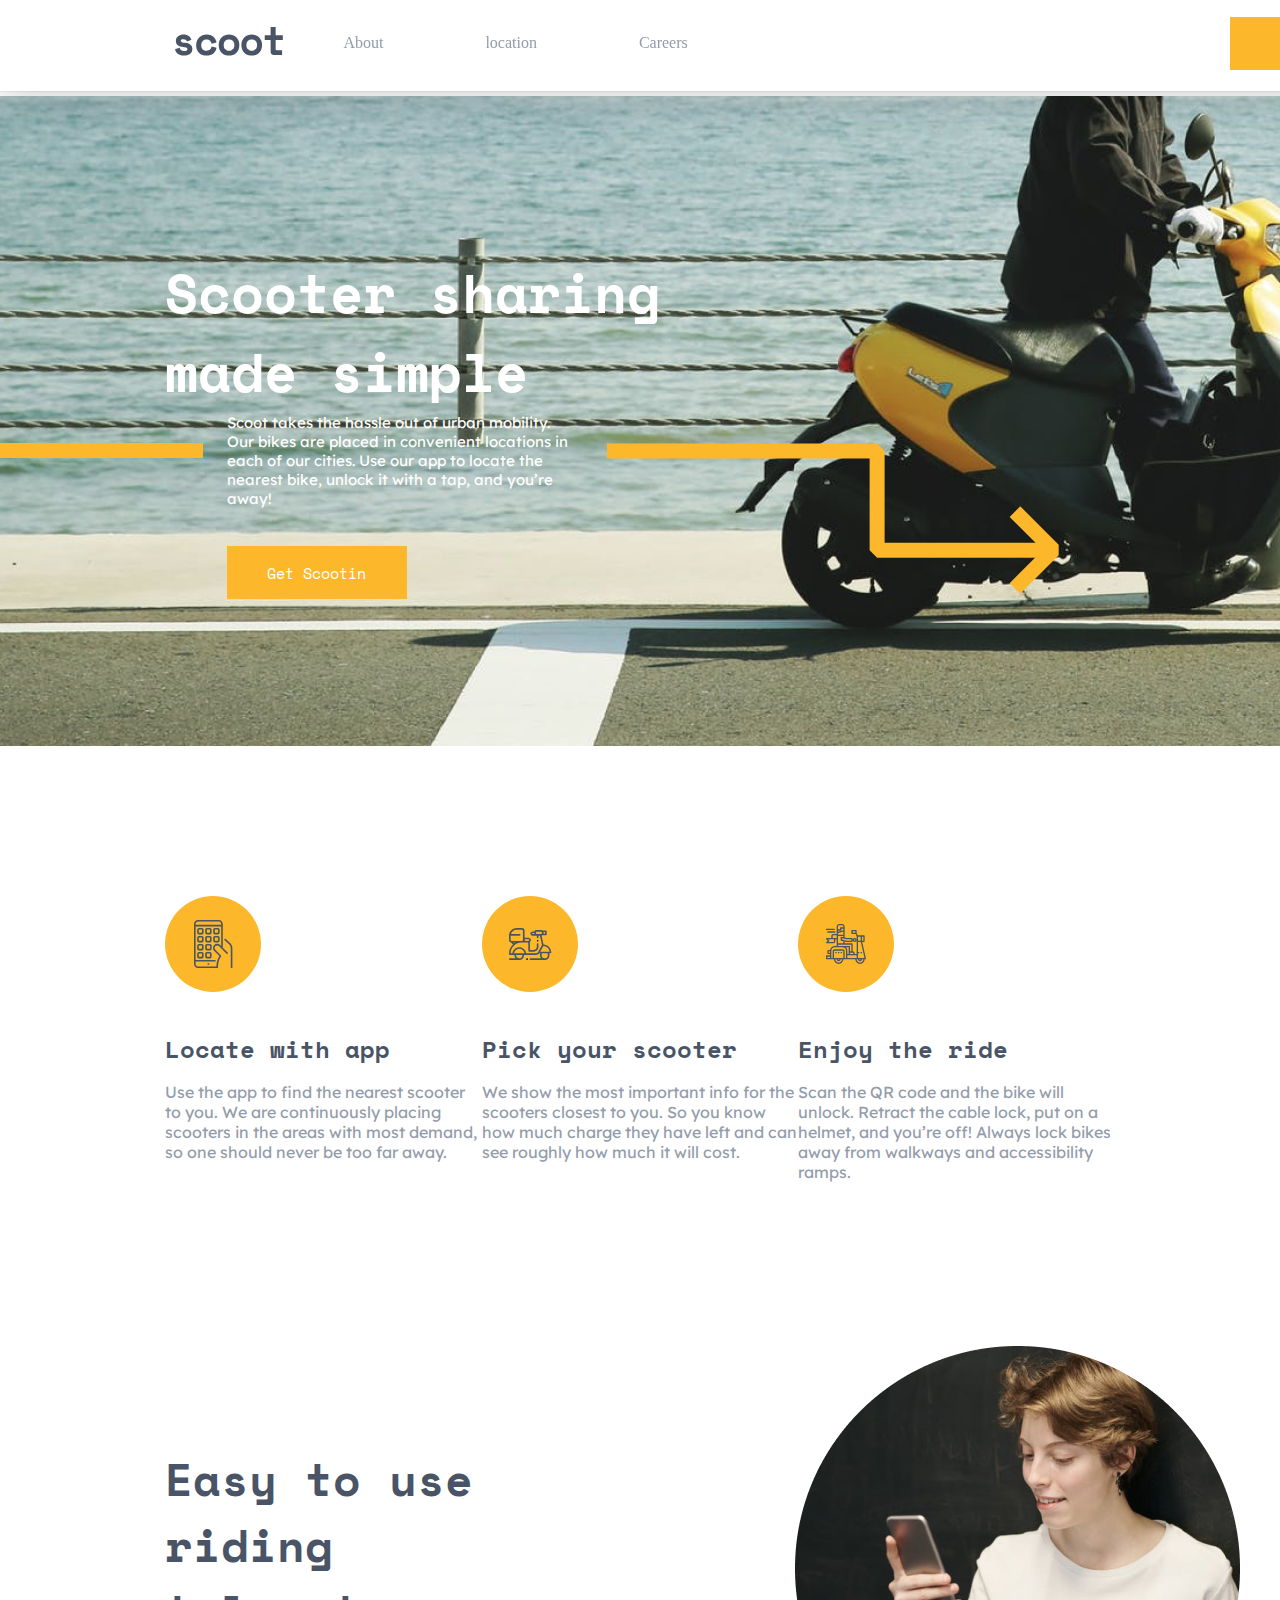
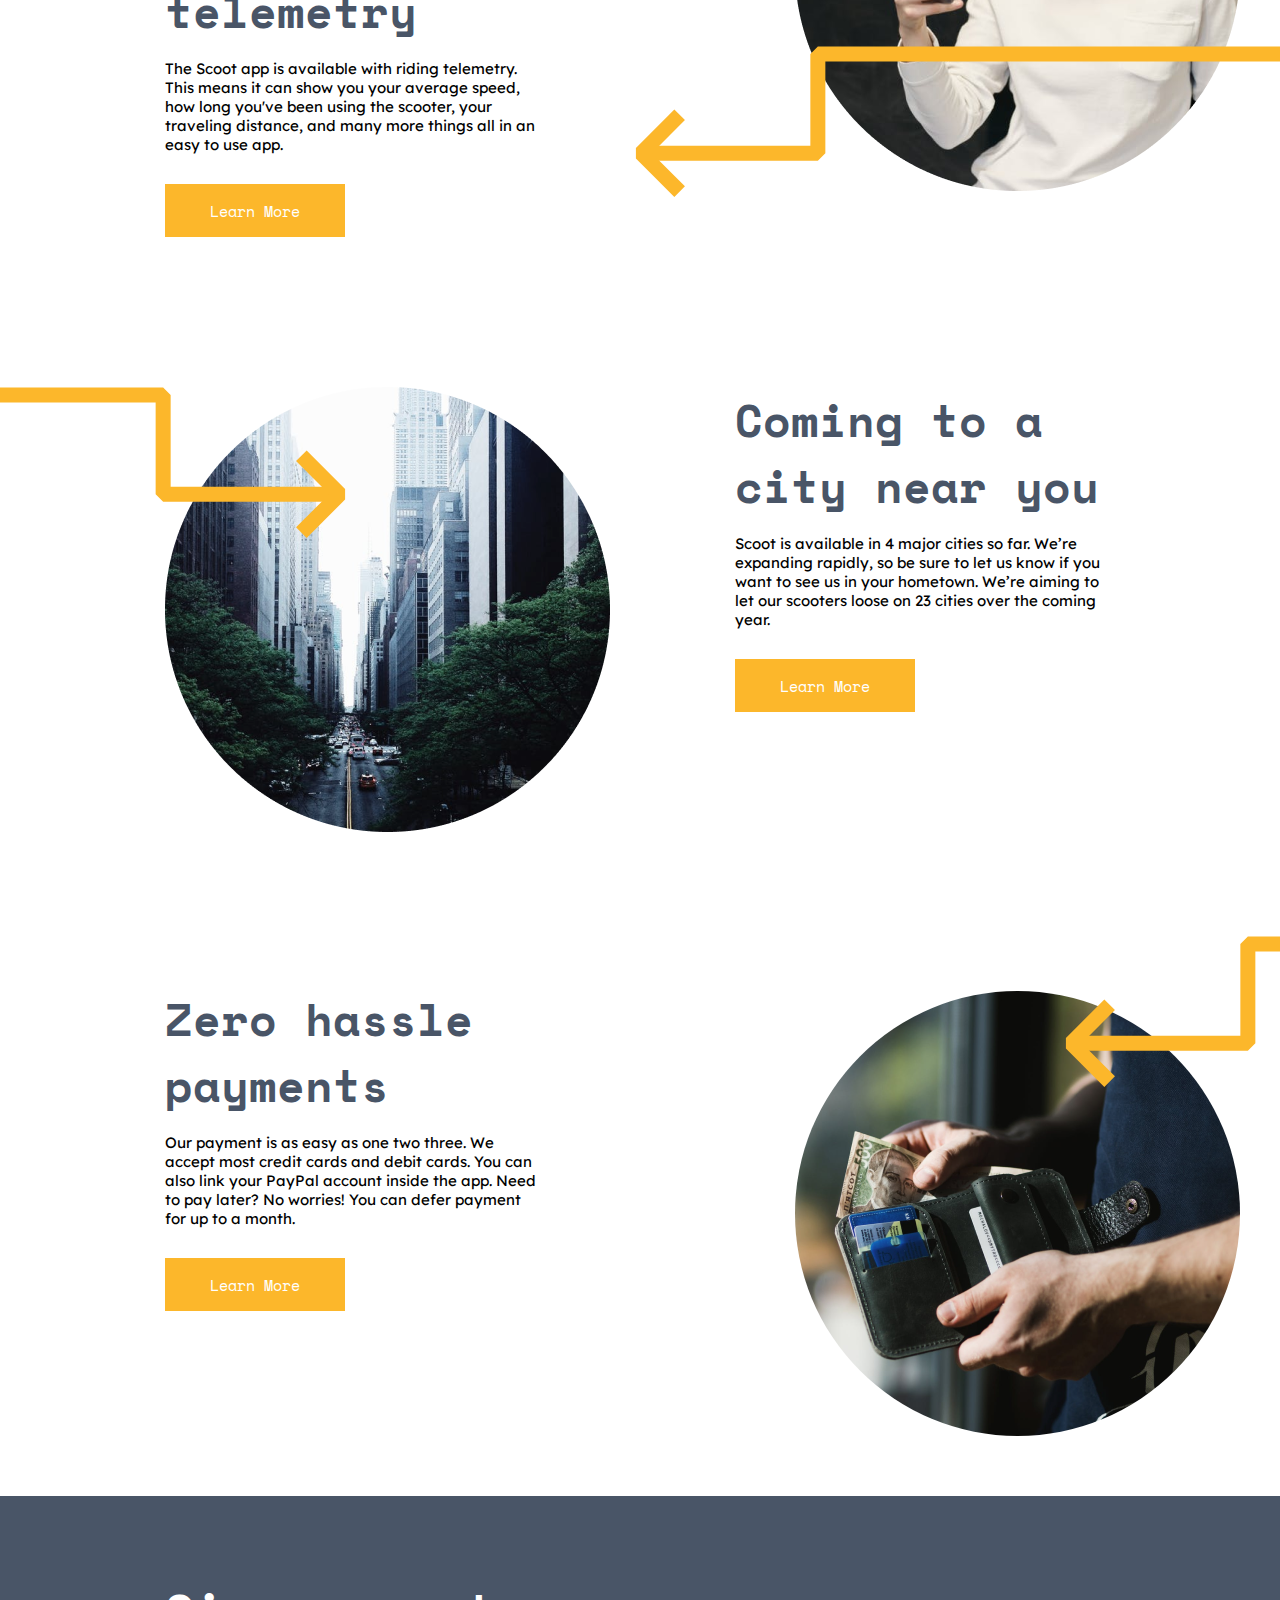
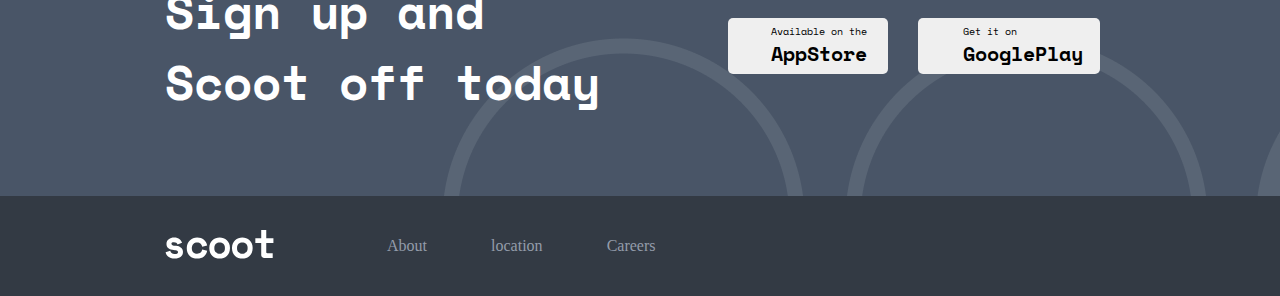
<file: index.html>
<!DOCTYPE html>
<html lang="en">

<head>
  <meta charset="UTF-8" />
  <meta http-equiv="X-UA-Compatible" content="IE=edge" />
  <meta name="viewport" content="width=device-width, initial-scale=1.0" />
  <title>Scoot</title>
  <link rel="preconnect" href="https://fonts.googleapis.com" />
  <link rel="preconnect" href="https://fonts.gstatic.com" crossorigin />
  <link href="https://fonts.googleapis.com/css2?family=Space+Mono:wght@700&display=swap" rel="stylesheet" />
  <link href="https://fonts.googleapis.com/css2?family=Lexend+Deca:wght@200&family=Space+Mono:wght@700&display=swap"
    rel="stylesheet" />
  <link rel="stylesheet" href="https://cdnjs.cloudflare.com/ajax/libs/font-awesome/6.2.1/css/all.min.css"
    integrity="sha512-MV7K8+y+gLIBoVD59lQIYicR65iaqukzvf/nwasF0nqhPay5w/9lJmVM2hMDcnK1OnMGCdVK+iQrJ7lzPJQd1w=="
    crossorigin="anonymous" referrerpolicy="no-referrer" />
  <link rel="stylesheet" href="./css/main.css" />
  <link rel="stylesheet" href="./css/fonts.css" />
  <link rel="icon" href="./images/logo.svg" />
</head>

<body>
  <div class="continer">
    <header>
      <div class="navbar">
        <div class="navbar__logo">
          <a href="./index.html">
            <img src="./images/logo.svg" alt="logo" />
          </a>
        </div>

        <ul class="navbar__list">
          <li>
            <a href="./index-about.html">About</a>
          </li>
          <li>
            <a href="./index-location.html">location</a>
          </li>
          <li>
            <a href="./index-careers.html">Careers</a>
          </li>
        </ul>

        <div class="navbar__botton">
          <button class="btn">
            Get Scootin
          </button>
        </div>
      </div>
    </header>
    <main>
      <section class="section1">
        <div class="section1__text">
          <h2>Scooter sharing made simple</h2>
        </div>
        <div class="section1__text2">
          <p class="text2-p"></p>
          <p class="text2-p2">
            Scoot takes the hassle out of urban mobility. Our bikes are placed
            in convenient locations in each of our cities. Use our app to
            locate the nearest bike, unlock it with a tap, and you’re away!
            <br> <br> <br>
            <button class="btn77">Get Scootin</button>
          </p>
         
          <img src="./images/chiziq.svg" alt="svg" class="text2-img" />
        </div>
      </section>
      <section class="section2">
        <ul class="section2__list">
          <li>
            <img src="./images/Group 8.svg" alt="icon" />
            <h4>Locate with app</h4>
            <p>
              Use the app to find the nearest scooter to you. We are
              continuously placing scooters in the areas with most demand, so
              one should never be too far away.
            </p>
          </li>
          <li>
            <img src="./images/Group 9.svg" alt="icon" />
            <h4>Pick your scooter</h4>
            <p>
              We show the most important info for the scooters closest to you.
              So you know how much charge they have left and can see roughly
              how much it will cost.
            </p>
          </li>
          <li>
            <img src="./images/Group 10.svg" alt="icon" />
            <h4>Enjoy the ride</h4>
            <p>
              Scan the QR code and the bike will unlock. Retract the cable
              lock, put on a helmet, and you’re off! Always lock bikes away
              from walkways and accessibility ramps.
            </p>
          </li>
        </ul>
        <ul class="section2__list2">
          <li class="list-item22">
            <h3>Easy to use riding telemetry</h3>
            <p>
              The Scoot app is available with riding telemetry. This means it
              can show you your average speed, how long you've been using the
              scooter, your traveling distance, and many more things all in an
              easy to use app.
            </p>
            <button class="btn2">
              Learn More
            </button>
          </li>
          <li class="list-item23">
            <img class="group-icon" src="./images/Group 32.svg" alt="icon" />
            <img class="group-img" src="./images/Group 33.png" alt="img" />
          </li>
        </ul>
        <ul class="section2__list3">
          <li class="list-item32">
            <img class="group-icon2" src="./images/Group 13 Copy.svg" alt="icon" />
            <img class="group-img2" src="./images/Bitmap Copy.png" alt="img" />
          </li>
          <li class="list-item33">
            <h3>Coming to a city near you</h3>
            <p>
              Scoot is available in 4 major cities so far. We’re expanding
              rapidly, so be sure to let us know if you want to see us in your
              hometown. We’re aiming to let our scooters loose on 23 cities
              over the coming year.
            </p>
            <button class="btn3">
              Learn More
            </button>
          </li>
        </ul>
        <ul class="section2__list4">
          <li class="list-item42">
            <h3>Zero hassle payments</h3>
            <p>
              Our payment is as easy as one two three. We accept most credit
              cards and debit cards. You can also link your PayPal account
              inside the app. Need to pay later? No worries! You can defer
              payment for up to a month.
            </p>
            <button class="btn4">
              Learn More
            </button>
          </li>
          <li class="list-item43">
            <img class="group-icon3" src="./images/Group 32.svg" alt="icon" />
            <img class="group-img3" src="./images/Bitmap (1).png" alt="img" />
          </li>
        </ul>
      </section>
    </main>
    <footer>
      <ul class="footer__list">
        <li class="footer-item1">
          <h3>Sign up and Scoot off today</h3>
        </li>
        <li class="footer-item2">
          <button class="btnf1">
            <i class="fa-brands fa-apple"></i>
            <div class="text">
              <p>Available on the</p>
              <h4>AppStore</h4>
            </div>
          </button>
          <button class="btnf2">
            <i class="fa-brands fa-google-play"></i>
            <div class="text">
              <p>Get it on</p>
              <h4>GooglePlay</h4>
            </div>
          </button>
        </li>
      </ul>
      <ul class="footer__list2">
        <li class="footer__navbar-logo">
          <a href="./index.html">
            <img src="./images/scoot (1).svg" alt="logo" />
          </a>
        </li>

        <li class="footer__navbar-item">
          <a href="./index-about.html">About</a>

          <a href="/index-location.html">location</a>

          <a href="./index-careers.html">Careers</a>
        </li>

        <div class="footer__navbar-link">
          <a href="#"><i class="fa-brands fa-facebook"></i></a>
          <a href="#"><i class="fa-brands fa-twitter"></i></a>
          <a href="#"><i class="fa-brands fa-instagram"></i></a>
        </div>
      </ul>
    </footer>
  </div>
</body>

</html>
</file>
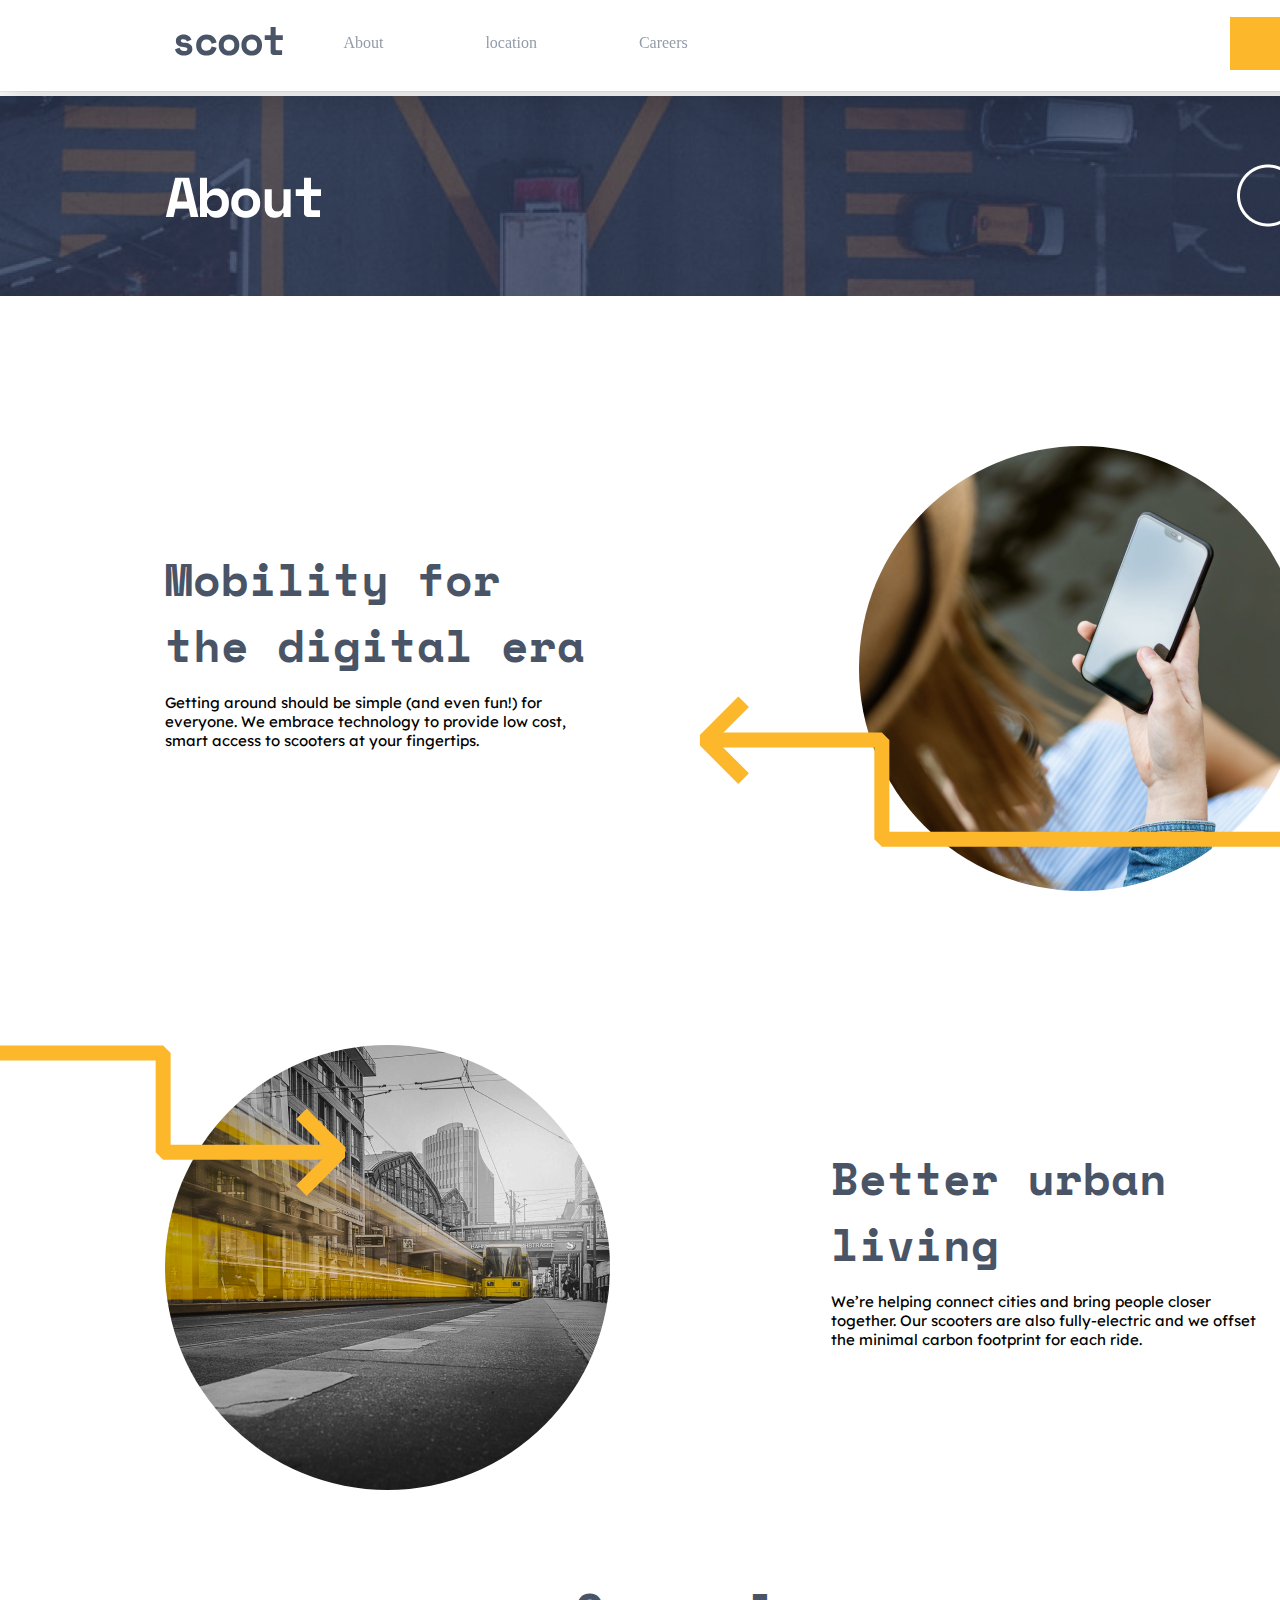
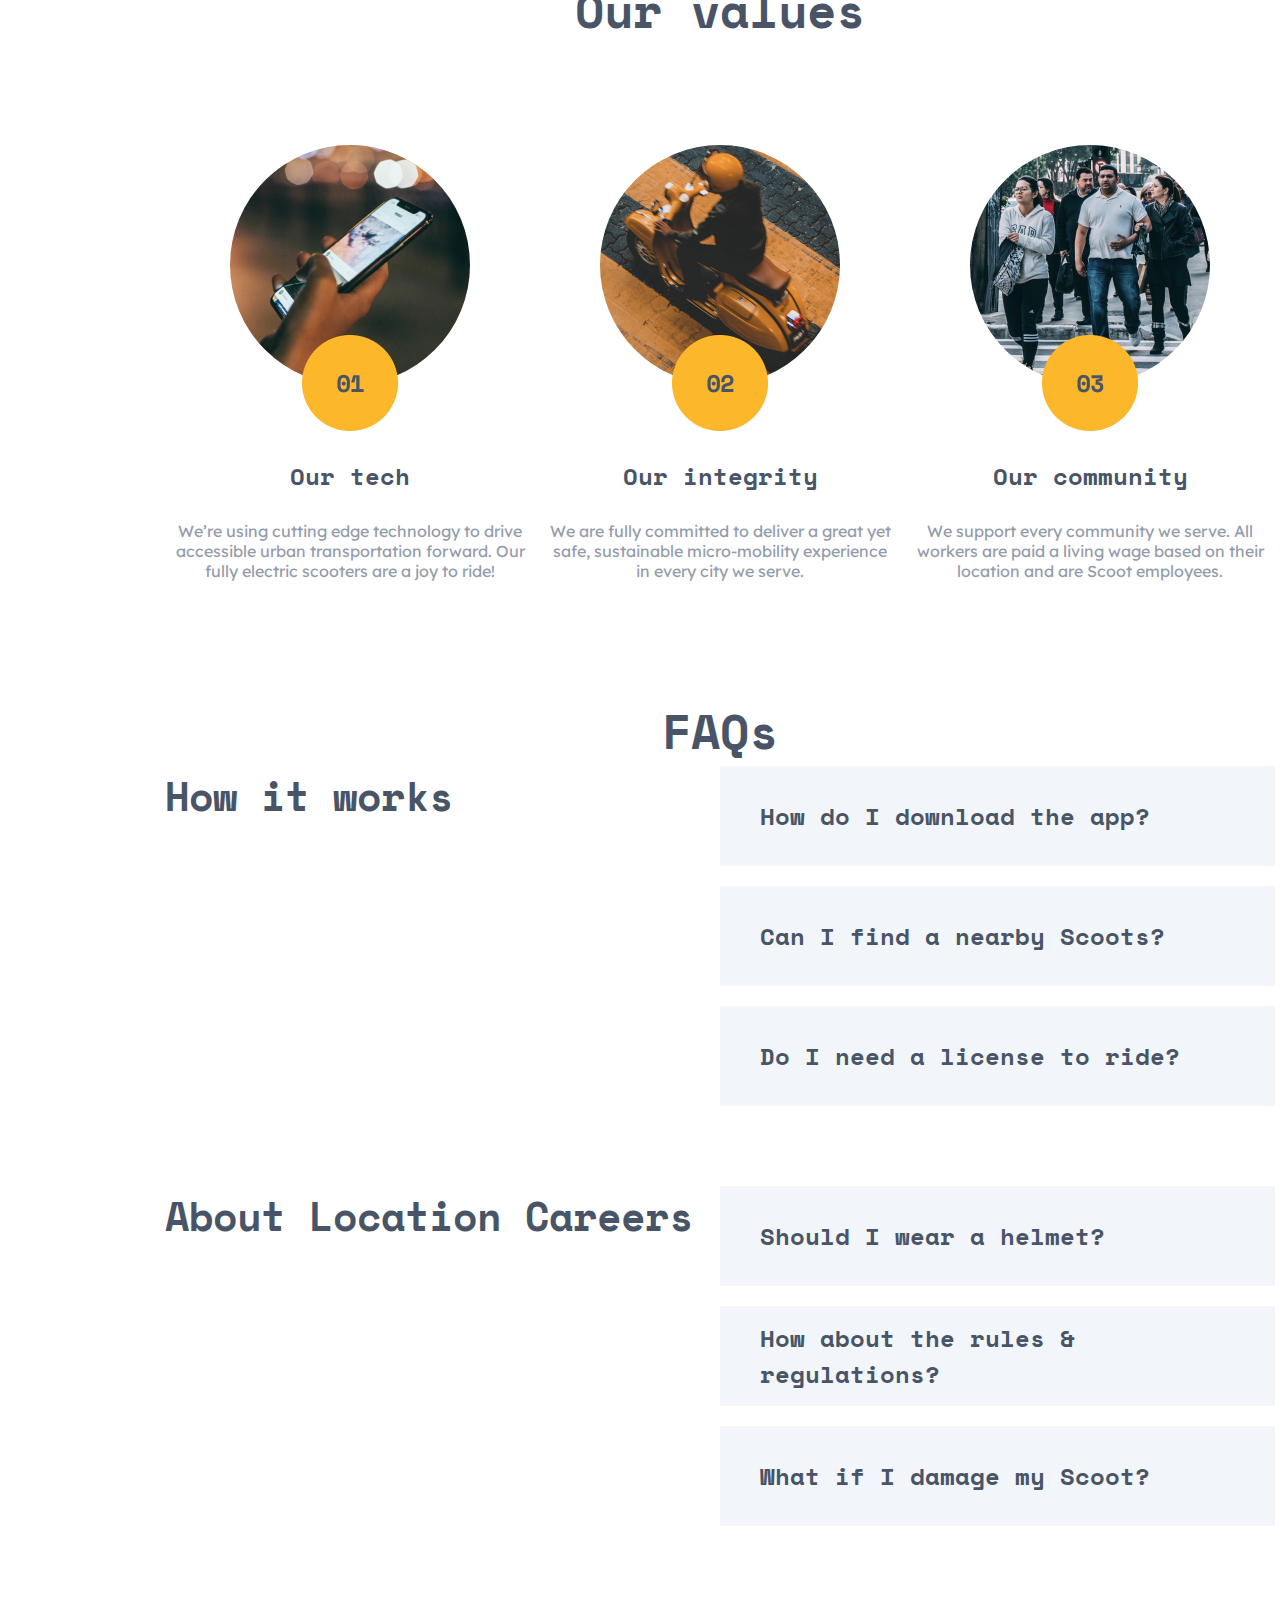
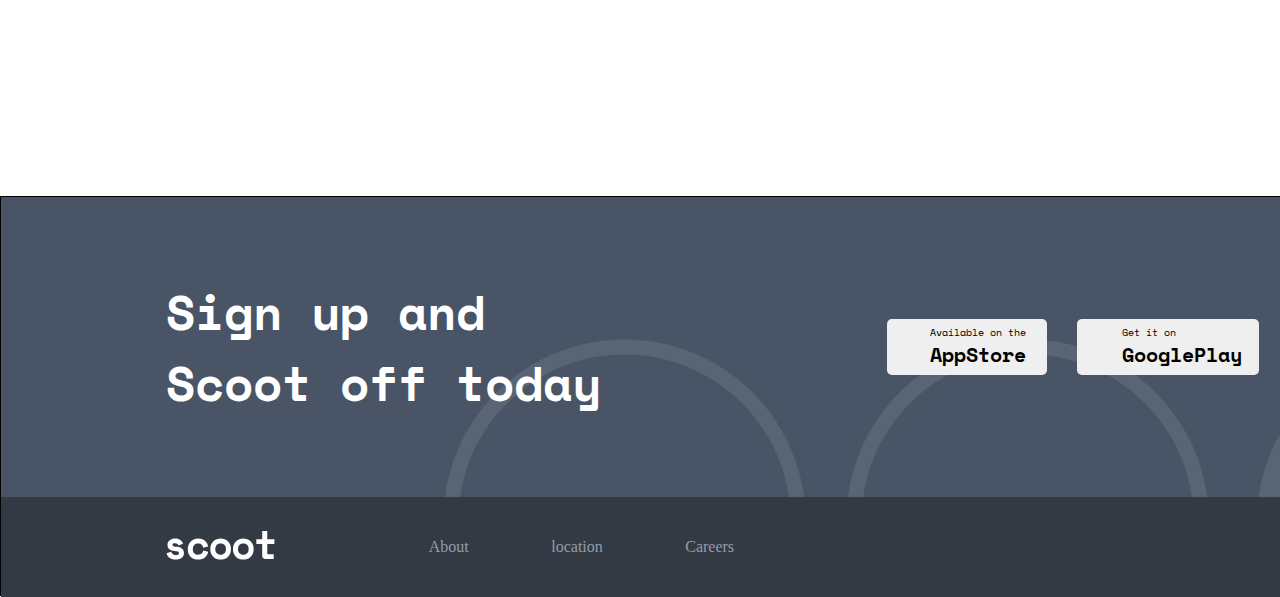
<file: index-about.html>
<!DOCTYPE html>
<html lang="en">
  <head>
    <meta charset="UTF-8" />
    <meta http-equiv="X-UA-Compatible" content="IE=edge" />
    <meta name="viewport" content="width=device-width, initial-scale=1.0" />
    <title>Scoot</title>
    <link rel="preconnect" href="https://fonts.googleapis.com" />
    <link rel="preconnect" href="https://fonts.gstatic.com" crossorigin />
    <link
      href="https://fonts.googleapis.com/css2?family=Space+Mono:wght@700&display=swap"
      rel="stylesheet"
    />
    <link
      href="https://fonts.googleapis.com/css2?family=Lexend+Deca:wght@200&family=Space+Mono:wght@700&display=swap"
      rel="stylesheet"
    />
    <link
      rel="stylesheet"
      href="https://cdnjs.cloudflare.com/ajax/libs/font-awesome/6.2.1/css/all.min.css"
      integrity="sha512-MV7K8+y+gLIBoVD59lQIYicR65iaqukzvf/nwasF0nqhPay5w/9lJmVM2hMDcnK1OnMGCdVK+iQrJ7lzPJQd1w=="
      crossorigin="anonymous"
      referrerpolicy="no-referrer"
    />
    <link rel="stylesheet" href="./css-about/main.css" />
    <link rel="stylesheet" href="./css/fonts.css" />
    <link rel="icon" href="./images-about/logo.svg" />
  </head>

  <body>
    <div class="continer">
      <header>
        <div class="navbar">
          <div class="navbar__logo">
            <a href="./index.html">
              <img src="./images-about/logo.svg" alt="logo" />
            </a>
          </div>

          <ul class="navbar__list">
            <li>
              <a href="./index-about.html">About</a>
            </li>
            <li>
              <a href="./index-location.html">location</a>
            </li>
            <li>
              <a href="./index-careers.html">Careers</a>
            </li>
          </ul>

          <div class="navbar__botton">
            <button class="btn">
              Get Scootin
            </button>
          </div>
        </div>
      </header>
      <main>
        <section class="section1">
         
        </section>
        <section class="section2">
         
          <ul class="section2__list2">
            <li class="list-item22">
              <h3>Mobility for the digital era</h3>
              <p>
                Getting around should be simple (and even fun!) for everyone. We embrace technology to provide low cost, smart access to scooters at your fingertips.
              </p>
            </li>
            <li class="list-item23">
              <img class="group-icon" src="./images-about/chiziq.svg" alt="icon" />
              <img class="group-img" src="./images-about/qiz.png" alt="img" />
            </li>
          </ul>
          <ul class="section2__list3">
            <li class="list-item32">
              <img
                class="group-icon2"
                src="./images/Group 13 Copy.svg"
                alt="icon"
              />
              <img
                class="group-img2"
                src="./images-about/yol.png"
                alt="img"
              />
            </li>
            <li class="list-item33">
              <h3>Better urban living</h3>
              <p>
                We’re helping connect cities and bring people closer together. Our scooters are also fully-electric and we offset the minimal carbon footprint for each ride.
              </p>
             
            </li>
          </ul>
          <h2>Our values</h2>
          <ul class="section2__list4">
            <li>
              <img class="list4-img1" src="/images-about/tel.png" alt="img">
              <img class="list4-img2" src="/images-about/bir.png" alt="icon">
              <h4>Our tech</h4>
              <p>We’re using cutting edge technology to drive accessible urban transportation forward. Our fully electric scooters are a joy to ride!</p>
            </li>
            <li>
              <img class="list4-img1" src="/images-about/scuter.png" alt="img">
              <img class="list4-img2" src="/images-about/ikki.png" alt="icon">
              <h4>Our integrity</h4>
              <p>We are fully committed to deliver a great yet safe, sustainable micro-mobility experience in every city we serve.</p>
            </li>
            <li>
              <img class="list4-img1" src="/images-about/odamlar.png" alt="img">
              <img class="list4-img2" src="/images-about/uch.png" alt="icon">
              <h4>Our community</h4>
              <p>We support every community we serve. All workers are paid a living wage based on their location and are Scoot employees.</p>
            </li>
          </ul>
          <div class="section2__list5">
            <h3>FAQs</h3>
            <ul class="list5__list1">
              <li class="list5-item1">
                <h2>How it works</h2>
              </li>
              <li class="list5-item2">
                <div class="dropdown">
                  <span><h4> How do I download the app?</h4><i class="fa-solid fa-angle-down"></i><i class="fa-solid fa-angle-up"></i></span>
                  <div class="dropdown-content">
                    <p>To download the Scoot app, you can search “Scoot” in both the App and Google Play stores. An even simpler way to do it would be to click the relevant link at the bottom of this page and you’ll be re-directed to the correct page.</p>
                  </div>
                </div>
                <div class="dropdown">
                  <span><h4> Can I find a nearby Scoots?</h4><i class="fa-solid fa-angle-down"></i><i class="fa-solid fa-angle-up"></i></span>
                  <div class="dropdown-content">
                    <p>Lorem ipsum dolor sit amet consectetur adipisicing elit. Repudiandae nisi tempora voluptate sint ut aperiam, iste dolores, nulla tempore ipsa consequatur voluptatem quas libero. Aliquid aperiam optio assumenda labore quae cumque dolorem. Natus libero pariatur labore eum, similique odit.</p>
                  </div>
                </div>
                <div class="dropdown">
                  <span><h4> Do I need a license to ride?</h4><i class="fa-solid fa-angle-down"></i><i class="fa-solid fa-angle-up"></i></span>
                  <div class="dropdown-content">
                    <p>Lorem, ipsum dolor sit amet consectetur adipisicing elit. Mollitia perspiciatis, expedita rerum odit voluptatem tempore deleniti recusandae, culpa beatae veritatis alias quaerat incidunt assumenda cumque molestiae nam dolor accusamus, atque praesentium adipisci quibusdam vel natus.</p>
                  </div>
                </div>
              </li>
            </ul>
            <ul class="list5__list1">
              <li class="list5-item1">
                <h2>About
                  Location
                  Careers</h2>
              </li>
              <li class="list5-item2">
                <div class="dropdown">
                  <span><h4> Should I wear a helmet?</h4><i class="fa-solid fa-angle-down"></i><i class="fa-solid fa-angle-up"></i></span>
                  <div class="dropdown-content">
                    <p>Yes, please do! All cities have different laws. But we strongly strongly strongly recommend always wearing a helmet regardless of the local laws. We like you and we want you to be as safe as possible while Scooting.</p>
                  </div>
                </div>
                <div class="dropdown">
                  <span><h4> How about the rules & regulations?</h4><i class="fa-solid fa-angle-down"></i><i class="fa-solid fa-angle-up"></i></span>
                  <div class="dropdown-content">
                    <p>Lorem ipsum dolor sit amet consectetur adipisicing elit. Repudiandae nisi tempora voluptate sint ut aperiam, iste dolores, nulla tempore ipsa consequatur voluptatem quas libero. Aliquid aperiam optio assumenda labore quae cumque dolorem. Natus libero pariatur labore eum, similique odit.</p>
                  </div>
                </div>
                <div class="dropdown">
                  <span><h4> What if I damage my Scoot?</h4><i class="fa-solid fa-angle-down"></i><i class="fa-solid fa-angle-up"></i></span>
                  <div class="dropdown-content">
                    <p>Lorem, ipsum dolor sit amet consectetur adipisicing elit. Mollitia perspiciatis, expedita rerum odit voluptatem tempore deleniti recusandae, culpa beatae veritatis alias quaerat incidunt assumenda cumque molestiae nam dolor accusamus, atque praesentium adipisci quibusdam vel natus.</p>
                  </div>
                </div>
              </li>
            </ul>
            <!-- <ul class="list5__list2"></ul> -->
          </div>
        </section>
      </main>
      <footer>
        <ul class="footer__list">
          <li class="footer-item1">
            <h3>Sign up and Scoot off today</h3>
          </li>
          <li class="footer-item2">
            <button class="btnf1">
              <i class="fa-brands fa-apple"></i>
              <div class="text">
                <p>Available on the</p>
                <h4>AppStore</h4>
              </div>
            </button>
            <button class="btnf2">
              <i class="fa-brands fa-google-play"></i>
              <div class="text">
                <p>Get it on</p>
                <h4>GooglePlay</h4>
              </div>
            </button>
          </li>
        </ul>
        <ul class="footer__list2">
          <li class="footer__navbar-logo">
            <a href="./index.html">
              <img src="./images/scoot (1).svg" alt="logo" />
            </a>
          </li>

          <li class="footer__navbar-item">
            <a href="./index-about.html">About</a>

            <a href="./index-location.html">location</a>

            <a href="./index-careers.html">Careers</a>
          </li>

          <div class="footer__navbar-link">
            <a href="#"><i class="fa-brands fa-facebook"></i></a>
            <a href="#"><i class="fa-brands fa-twitter"></i></a>
            <a href="#"><i class="fa-brands fa-instagram"></i></a>
          </div>
        </ul>
      </footer>
    </div>
  </body>
</html>
</file>
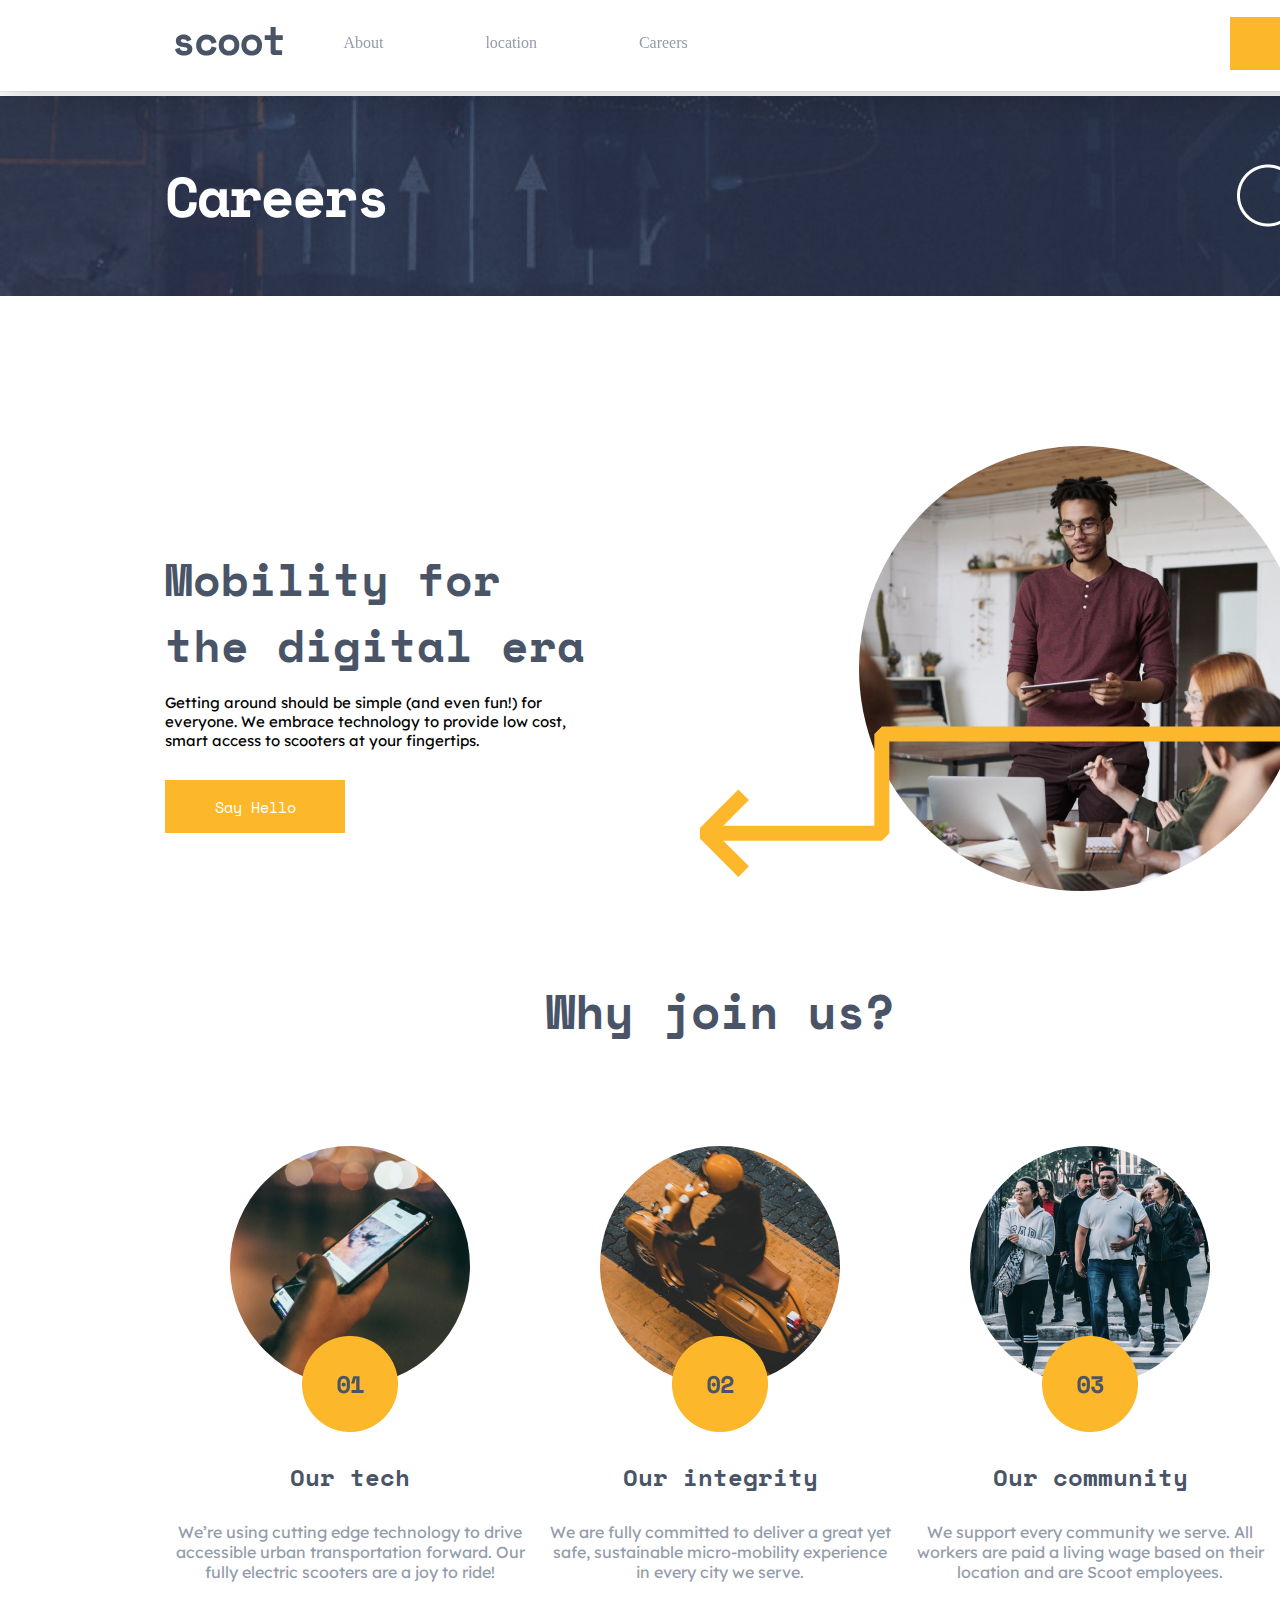
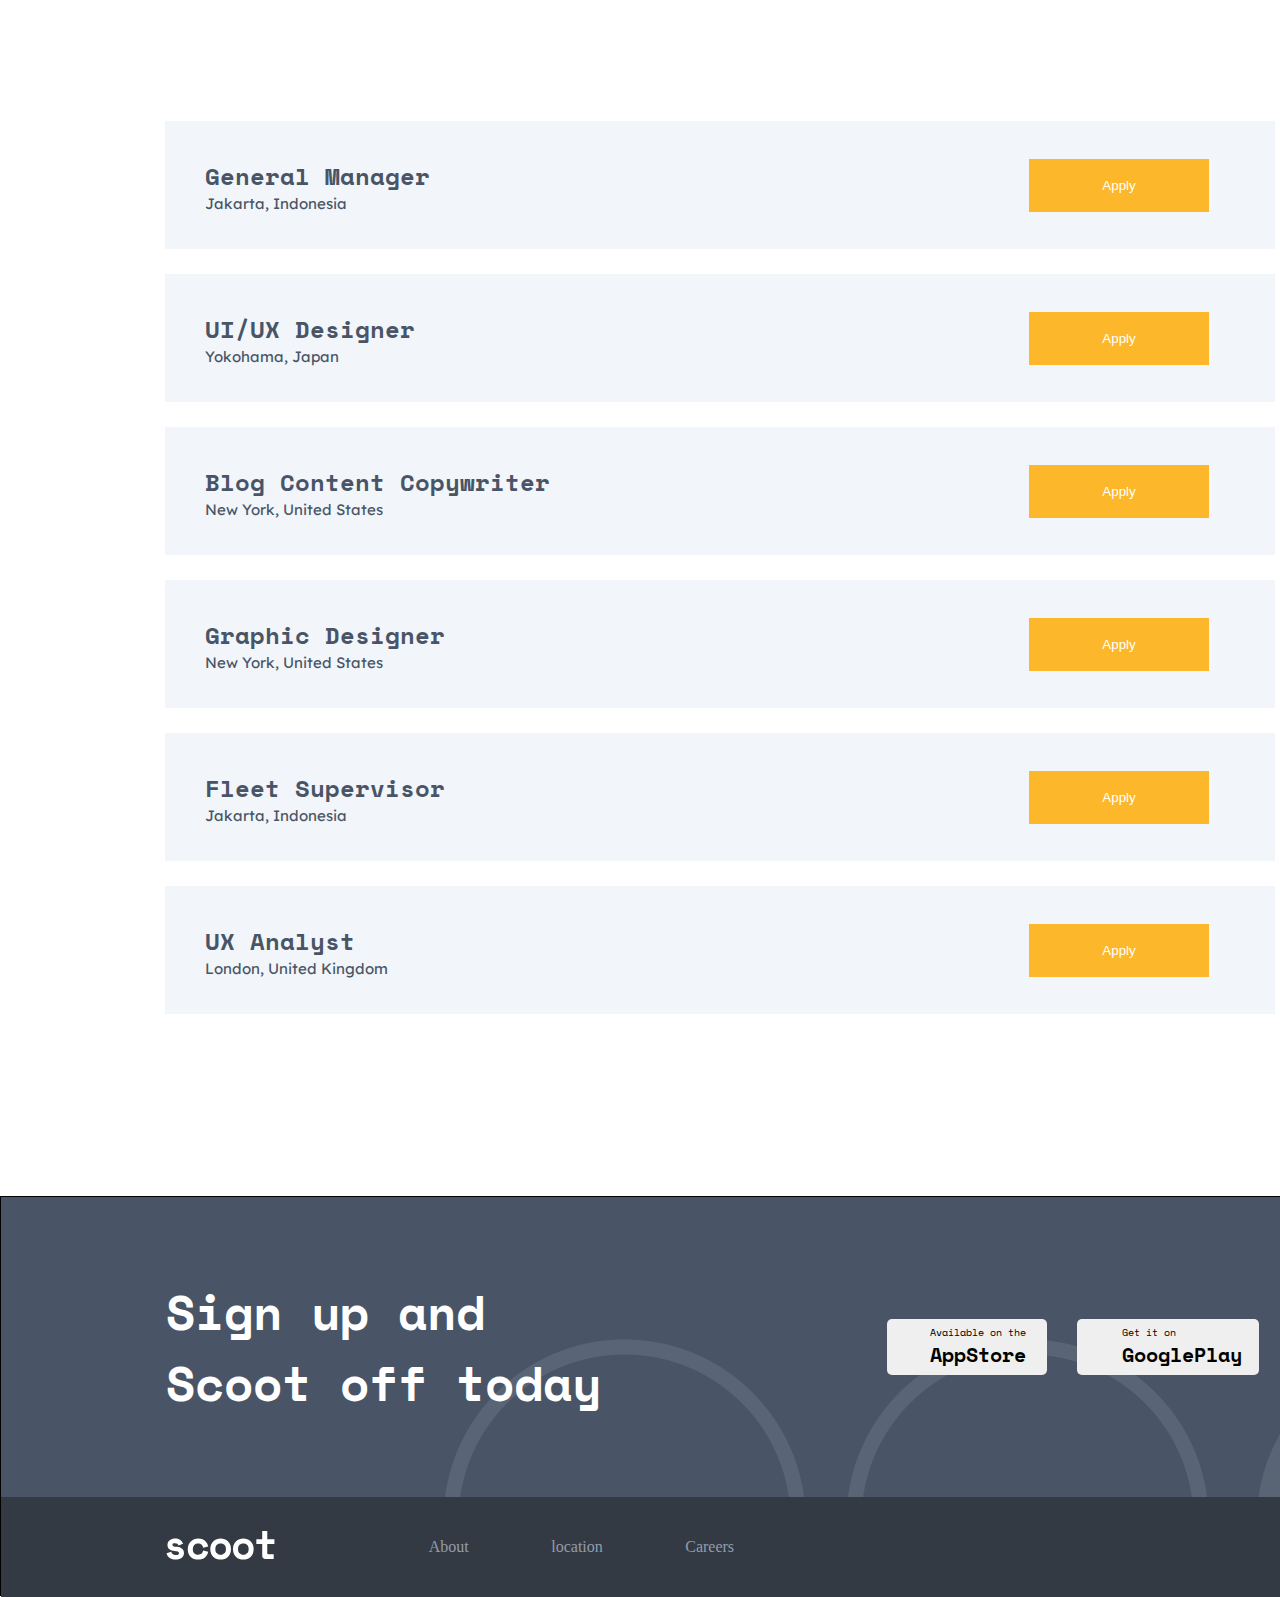
<file: index-careers.html>
<!DOCTYPE html>
<html lang="en">

<head>
    <meta charset="UTF-8" />
    <meta http-equiv="X-UA-Compatible" content="IE=edge" />
    <meta name="viewport" content="width=device-width, initial-scale=1.0" />
    <title>Scoot</title>
    <link rel="preconnect" href="https://fonts.googleapis.com" />
    <link rel="preconnect" href="https://fonts.gstatic.com" crossorigin />
    <link href="https://fonts.googleapis.com/css2?family=Space+Mono:wght@700&display=swap" rel="stylesheet" />
    <link href="https://fonts.googleapis.com/css2?family=Lexend+Deca:wght@200&family=Space+Mono:wght@700&display=swap"
        rel="stylesheet" />
    <link rel="stylesheet" href="https://cdnjs.cloudflare.com/ajax/libs/font-awesome/6.2.1/css/all.min.css"
        integrity="sha512-MV7K8+y+gLIBoVD59lQIYicR65iaqukzvf/nwasF0nqhPay5w/9lJmVM2hMDcnK1OnMGCdVK+iQrJ7lzPJQd1w=="
        crossorigin="anonymous" referrerpolicy="no-referrer" />
    <link rel="stylesheet" href="./css-careers/main.css" />
    <link rel="stylesheet" href="./css/fonts.css" />
    <link rel="icon" href="./images-about/logo.svg" />
</head>

<body>
    <div class="continer">
        <header>
            <div class="navbar">
                <div class="navbar__logo">
                    <a href="./index.html">
                        <img src="./images-about/logo.svg" alt="logo" />
                    </a>
                </div>

                <ul class="navbar__list">
                    <li>
                        <a href="./index-about.html">About</a>
                    </li>
                    <li>
                        <a href="./index-location.html">location</a>
                    </li>
                    <li>
                        <a href="./index-careers.html">Careers</a>
                    </li>
                </ul>

                <div class="navbar__botton">
                    <button class="btn">
                        Get Scootin
                    </button>
                </div>
            </div>
        </header>
        <main>
            <section class="section1">

            </section>
            <section class="section2">

                <ul class="section2__list2">
                    <li class="list-item22">
                        <h3>Mobility for the digital era</h3>
                        <p>
                            Getting around should be simple (and even fun!) for everyone. We embrace technology to
                            provide low cost, smart access to scooters at your fingertips.
                        </p>
                        <button class="btn5">
                            Say Hello
                        </button>
                    </li>
                    <li class="list-item23">
                        <img class="group-icon" src="./images-careers/Group 32.svg" alt="icon" />
                        <img class="group-img" src="./images-careers/Bitmap.png" alt="img" />
                    </li>
                </ul>
                <h2>Why join us?</h2>
                <ul class="section2__list4">
                    <li>
                        <img class="list4-img1" src="/images-about/tel.png" alt="img">
                        <img class="list4-img2" src="/images-about/bir.png" alt="icon">
                        <h4>Our tech</h4>
                        <p>We’re using cutting edge technology to drive accessible urban transportation forward. Our
                            fully electric scooters are a joy to ride!</p>
                    </li>
                    <li>
                        <img class="list4-img1" src="/images-about/scuter.png" alt="img">
                        <img class="list4-img2" src="/images-about/ikki.png" alt="icon">
                        <h4>Our integrity</h4>
                        <p>We are fully committed to deliver a great yet safe, sustainable micro-mobility experience in
                            every city we serve.</p>
                    </li>
                    <li>
                        <img class="list4-img1" src="/images-about/odamlar.png" alt="img">
                        <img class="list4-img2" src="/images-about/uch.png" alt="icon">
                        <h4>Our community</h4>
                        <p>We support every community we serve. All workers are paid a living wage based on their
                            location and are Scoot employees.</p>
                    </li>
                </ul>
                <div class="section2__list5">
                    <ul>
                        <li class="list5-texth4p">
                            <h4>General Manager</h4>
                            <p>Jakarta, Indonesia</p>
                        </li>
                        <li class="list5-btn8"><button class="btn8">Apply</button></li>

                    </ul>
                    <ul>
                        <li class="list5-texth4p">
                            <h4>UI/UX Designer</h4>
                            <p>Yokohama, Japan</p>
                        </li>
                        <li class="list5-btn8"><button class="btn8">Apply</button></li>

                    </ul>
                    <ul>
                        <li class="list5-texth4p">
                            <h4>Blog Content Copywriter</h4>
                            <p>New York, United States</p>
                        </li>
                        <li class="list5-btn8"><button class="btn8">Apply</button></li>

                    </ul>
                    <ul>
                        <li class="list5-texth4p">
                            <h4>Graphic Designer</h4>
                            <p>New York, United States</p>
                        </li>
                        <li class="list5-btn8"><button class="btn8">Apply</button></li>

                    </ul>
                    <ul>
                        <li class="list5-texth4p">
                            <h4>Fleet Supervisor</h4>
                            <p>Jakarta, Indonesia</p>
                        </li>
                        <li class="list5-btn8"><button class="btn8">Apply</button></li>

                    </ul>
                    <ul>
                        <li class="list5-texth4p">
                            <h4>UX Analyst</h4>
                            <p>London, United Kingdom</p>
                        </li>
                        <li class="list5-btn8"><button class="btn8">Apply</button></li>

                    </ul>
                </div>
            </section>
        </main>
        <footer>
            <ul class="footer__list">
                <li class="footer-item1">
                    <h3>Sign up and Scoot off today</h3>
                </li>
                <li class="footer-item2">
                    <button class="btnf1">
                        <i class="fa-brands fa-apple"></i>
                        <div class="text">
                            <p>Available on the</p>
                            <h4>AppStore</h4>
                        </div>
                    </button>
                    <button class="btnf2">
                        <i class="fa-brands fa-google-play"></i>
                        <div class="text">
                            <p>Get it on</p>
                            <h4>GooglePlay</h4>
                        </div>
                    </button>
                </li>
            </ul>
            <ul class="footer__list2">
                <li class="footer__navbar-logo">
                    <a href="./index.html">
                        <img src="./images/scoot (1).svg" alt="logo" />
                    </a>
                </li>

                <li class="footer__navbar-item">
                    <a href="./index-about.html">About</a>

                    <a href="./index-location.html">location</a>

                    <a href="./index-careers.html">Careers</a>
                </li>

                <div class="footer__navbar-link">
                    <a href="#"><i class="fa-brands fa-facebook"></i></a>
                    <a href="#"><i class="fa-brands fa-twitter"></i></a>
                    <a href="#"><i class="fa-brands fa-instagram"></i></a>
                </div>
            </ul>
        </footer>
    </div>
</body>

</html>
</file>
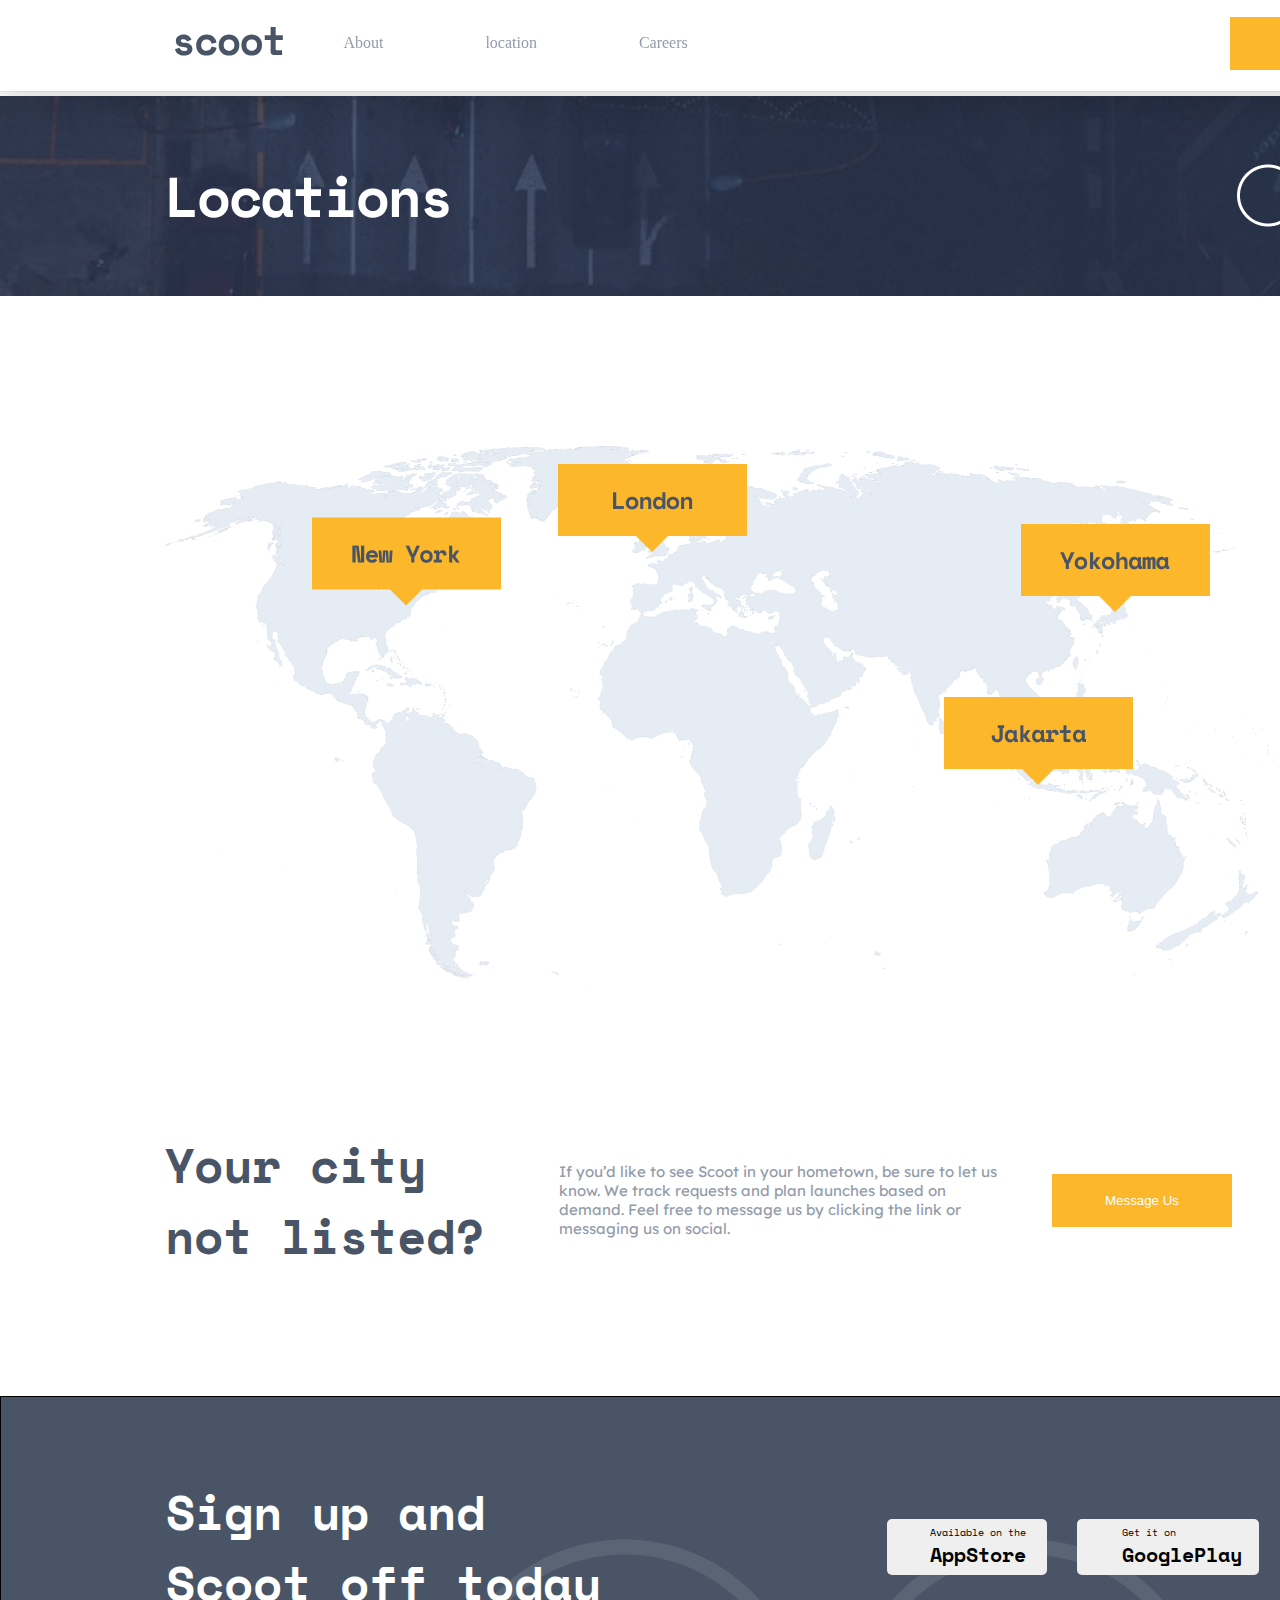
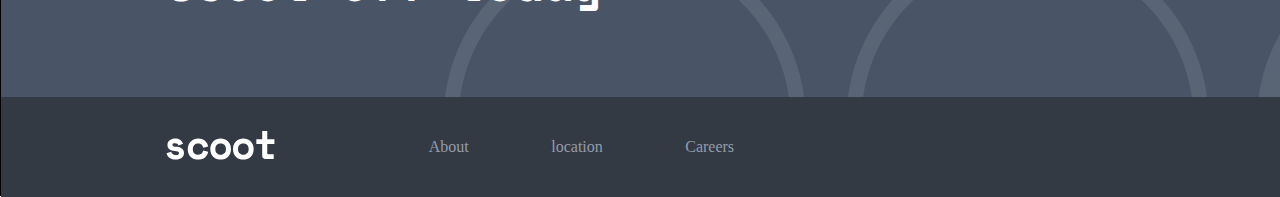
<file: index-location.html>
<!DOCTYPE html>
<html lang="en">
  <head>
    <meta charset="UTF-8" />
    <meta http-equiv="X-UA-Compatible" content="IE=edge" />
    <meta name="viewport" content="width=device-width, initial-scale=1.0" />
    <title>Scoot</title>
    <link rel="preconnect" href="https://fonts.googleapis.com" />
    <link rel="preconnect" href="https://fonts.gstatic.com" crossorigin />
    <link
      href="https://fonts.googleapis.com/css2?family=Space+Mono:wght@700&display=swap"
      rel="stylesheet"
    />
    <link
      href="https://fonts.googleapis.com/css2?family=Lexend+Deca:wght@200&family=Space+Mono:wght@700&display=swap"
      rel="stylesheet"
    />
    <link
      rel="stylesheet"
      href="https://cdnjs.cloudflare.com/ajax/libs/font-awesome/6.2.1/css/all.min.css"
      integrity="sha512-MV7K8+y+gLIBoVD59lQIYicR65iaqukzvf/nwasF0nqhPay5w/9lJmVM2hMDcnK1OnMGCdVK+iQrJ7lzPJQd1w=="
      crossorigin="anonymous"
      referrerpolicy="no-referrer"
    />
    <link rel="stylesheet" href="./css-location/main.css" />
    <link rel="stylesheet" href="./css/fonts.css" />
    <link rel="icon" href="./images-about/logo.svg" />
  </head>

  <body>
    <div class="continer">
      <header>
        <div class="navbar">
          <div class="navbar__logo">
            <a href="./index.html">
              <img src="./images-about/logo.svg" alt="logo" />
            </a>
          </div>

          <ul class="navbar__list">
            <li>
              <a href="./index-about.html">About</a>
            </li>
            <li>
              <a href="./index-location.html">location</a>
            </li>
            <li>
              <a href="./index-careers.html">Careers</a>
            </li>
          </ul>

          <div class="navbar__botton">
            <button class="btn">
              Get Scootin
            </button>
          </div>
        </div>
      </header>
      <main>
        <section class="section1">
         
        </section>
        <section class="section2">
        <ul class="section2__img">
            <li>
                
            </li>
        </ul>
        <ul class="section2__text">
            <li>
                <h3>Your city not listed?</h3>
            </li>
            <li>
                <p>If you’d like to see Scoot in your hometown, be sure to let us know. We track requests and plan launches based on demand. Feel free to message us by clicking the link or messaging us on social.</p>
            </li>
            <li>
                <button class="btn">Message Us</button>
            </li>
        </ul>
        </section>
      </main>
      <footer>
        <ul class="footer__list">
          <li class="footer-item1">
            <h3>Sign up and Scoot off today</h3>
          </li>
          <li class="footer-item2">
            <button class="btnf1">
              <i class="fa-brands fa-apple"></i>
              <div class="text">
                <p>Available on the</p>
                <h4>AppStore</h4>
              </div>
            </button>
            <button class="btnf2">
              <i class="fa-brands fa-google-play"></i>
              <div class="text">
                <p>Get it on</p>
                <h4>GooglePlay</h4>
              </div>
            </button>
          </li>
        </ul>
        <ul class="footer__list2">
          <li class="footer__navbar-logo">
            <a href="./index.html">
              <img src="./images/scoot (1).svg" alt="logo" />
            </a>
          </li>

          <li class="footer__navbar-item">
            <a href="./index-about.html">About</a>

            <a href="./index-location.html">location</a>

            <a href="./index-careers.html">Careers</a>
          </li>

          <div class="footer__navbar-link">
            <a href="#"><i class="fa-brands fa-facebook"></i></a>
            <a href="#"><i class="fa-brands fa-twitter"></i></a>
            <a href="#"><i class="fa-brands fa-instagram"></i></a>
          </div>
        </ul>
      </footer>
    </div>
  </body>
</html>
</file>
<file: css/main.css>
* {
  box-sizing: border-box;
  list-style: none;
  text-decoration: none;
  margin: 0 auto;
  padding: 0;
}

.continer {
  max-width: 1440px;
}
.continer header {
  width: 100%;
  height: 96px;
  padding: 0 165px;
}
.continer header .navbar {
  box-shadow: rgba(0, 0, 0, 0.16) 0px 10px 36px 0px, rgba(0, 0, 0, 0.06) 0px 0px 0px 1px;
  width: 1440px;
  height: 96px;
  display: flex;
  margin-top: -5px;
  margin-left: -165px;
  padding-left: 165px;
  background-color: white;
  position: fixed;
  z-index: 1;
}
.continer header .navbar__logo {
  width: 10%;
  height: 100%;
  display: flex;
  align-items: center;
  justify-content: center;
}
.continer header .navbar__list {
  width: 35%;
  height: 100%;
  display: flex;
  align-items: center;
}
.continer header .navbar__list li a {
  color: #939caa;
}
.continer header .navbar__list li a:hover {
  color: black;
}
.continer header .navbar__botton {
  width: 55%;
  display: flex;
  align-items: center;
}
.continer header .navbar__botton .btn {
  width: 180px;
  height: 53px;
  background-color: #fcb72b;
  color: white;
  margin-left: 70%;
  border: none;
}
.continer header .navbar__botton .btn:hover {
  background-color: transparent;
  color: #fcb72b;
  border: 3px solid #fcb72b;
}
.continer main {
  width: 100%;
  height: 3000px;
  overflow-x: hidden;
}
.continer main .section1 {
  width: 100%;
  height: 650px;
  background-image: url("/images/bg img.png");
}
.continer main .section1__text {
  width: 100%;
  height: 160px;
  padding: 0 165px;
}
.continer main .section1__text h2 {
  padding-top: 157px;
  width: 500px;
  height: 112px;
  font-size: 54px;
  margin-left: 0;
  color: white;
  font-family: "Space Mono";
}
.continer main .section1__text2 {
  width: 100%;
  padding-top: 157px;
  display: flex;
}
.continer main .section1__text2 .text2-p {
  border-bottom: 15px solid #FCB72B;
  width: 203px;
  height: 15px;
  margin-top: 30px;
  margin-left: 0;
}
.continer main .section1__text2 .text2-p2 {
  font-family: "Lexend Deca";
  width: 350px;
  height: 100px;
  color: white;
  font-size: 15px;
  margin-left: -197px;
}
.continer main .section1__text2 .text2-p2 .btn77 {
  width: 180px;
  height: 53px;
  border: none;
  background-color: #fcb72b;
  color: white;
  font-family: "Space Mono";
  font-size: 15px;
}
.continer main .section1__text2 .text2-p2 .btn77:hover {
  background-color: transparent;
  color: #fcb72b;
  border: 3px solid #fcb72b;
}
.continer main .section1__text2 .text2-img {
  margin-left: -190px;
  margin-top: 30px;
}
.continer main .section2 {
  width: 100%;
  padding: 150px 165px 0 165px;
  border: 1ppx solid red;
}
.continer main .section2__list {
  width: 100%;
  display: flex;
  height: 400px;
}
.continer main .section2__list li {
  width: 350px;
  margin-left: 0;
}
.continer main .section2__list li img {
  width: 96px;
  height: 96px;
}
.continer main .section2__list li h4 {
  font-family: "Space Mono";
  font-size: 24px;
  margin-top: 35px;
  color: #495567;
}
.continer main .section2__list li p {
  font-family: "Lexend Deca";
  margin-top: 15px;
  color: #939caa;
}
.continer main .section2__list2 {
  width: 100%;
  display: flex;
  margin-top: 150px;
}
.continer main .section2__list2 .list-item22 {
  width: 40%;
}
.continer main .section2__list2 .list-item22 h3 {
  width: 445px;
  font-family: "Space Mono";
  font-size: 45px;
  color: #495567;
}
.continer main .section2__list2 .list-item22 p {
  font-family: "Lexend Deca";
  font-size: 15px;
  margin: 15px 0 30px 0;
}
.continer main .section2__list2 .list-item22 .btn2 {
  width: 180px;
  height: 53px;
  border: none;
  background-color: #fcb72b;
  color: white;
  font-family: "Space Mono";
  font-size: 15px;
}
.continer main .section2__list2 .list-item22 .btn2:hover {
  background-color: transparent;
  color: #fcb72b;
  border: 3px solid #fcb72b;
}
.continer main .section2__list2 .list-item23 {
  width: 60%;
}
.continer main .section2__list2 .list-item23 .group-icon {
  margin-left: 90px;
  margin-top: 200px;
  position: absolute;
}
.continer main .section2__list2 .list-item23 .group-img {
  margin-top: -100px;
  margin-left: 250px;
}
.continer main .section2__list3 {
  width: 100%;
  display: flex;
  margin-top: 150px;
}
.continer main .section2__list3 .list-item33 {
  width: 40%;
}
.continer main .section2__list3 .list-item33 h3 {
  width: 445px;
  font-family: "Space Mono";
  font-size: 45px;
  color: #495567;
}
.continer main .section2__list3 .list-item33 p {
  font-family: "Lexend Deca";
  font-size: 15px;
  margin: 15px 0 30px 0;
}
.continer main .section2__list3 .list-item33 .btn3 {
  width: 180px;
  height: 53px;
  border: none;
  background-color: #fcb72b;
  color: white;
  font-family: "Space Mono";
  font-size: 15px;
}
.continer main .section2__list3 .list-item33 .btn3:hover {
  background-color: transparent;
  color: #fcb72b;
  border: 3px solid #fcb72b;
}
.continer main .section2__list3 .list-item32 {
  width: 60%;
}
.continer main .section2__list3 .list-item32 .group-icon2 {
  margin-left: -560px;
  position: absolute;
}
.continer main .section2__list4 {
  width: 100%;
  display: flex;
  margin-top: 150px;
}
.continer main .section2__list4 .list-item42 {
  width: 40%;
}
.continer main .section2__list4 .list-item42 h3 {
  width: 445px;
  font-family: "Space Mono";
  font-size: 45px;
  color: #495567;
}
.continer main .section2__list4 .list-item42 p {
  font-family: "Lexend Deca";
  font-size: 15px;
  margin: 15px 0 30px 0;
}
.continer main .section2__list4 .list-item42 .btn4 {
  width: 180px;
  height: 53px;
  border: none;
  background-color: #fcb72b;
  color: white;
  font-family: "Space Mono";
  font-size: 15px;
}
.continer main .section2__list4 .list-item42 .btn4:hover {
  background-color: transparent;
  color: #fcb72b;
  border: 3px solid #fcb72b;
}
.continer main .section2__list4 .list-item43 {
  width: 60%;
}
.continer main .section2__list4 .list-item43 .group-icon3 {
  margin-left: 520px;
  position: relative;
  margin-top: -50px;
}
.continer main .section2__list4 .list-item43 .group-img3 {
  margin-top: -100px;
  margin-left: 250px;
  border-radius: 50%;
}
.continer footer {
  width: 100%;
  height: 400px;
}
.continer footer .footer__list {
  width: 100%;
  height: 300px;
  display: flex;
  padding: 0 165px;
  background-image: url("/images/Mask.png");
}
.continer footer .footer__list .footer-item1 {
  width: 50%;
  display: flex;
  align-items: center;
  justify-content: center;
}
.continer footer .footer__list .footer-item1 h3 {
  font-family: "Space Mono";
  font-size: 48px;
  color: white;
  width: 450px;
  margin-left: 0;
}
.continer footer .footer__list .footer-item2 {
  width: 50%;
  display: flex;
  align-items: center;
  justify-content: flex-end;
}
.continer footer .footer__list .footer-item2 .btnf1 {
  width: 160px;
  height: 56px;
  display: flex;
  align-items: center;
  justify-content: center;
  border-radius: 5px;
  margin: 0 15px;
  padding: 7px;
  border: none;
}
.continer footer .footer__list .footer-item2 .btnf1 i {
  color: #495567;
  font-size: 35px;
  display: flex;
  align-items: center;
  justify-content: center;
}
.continer footer .footer__list .footer-item2 .btnf1 .text {
  width: 70%;
}
.continer footer .footer__list .footer-item2 .btnf1 .text p {
  font-size: 10px;
  font-family: "Space Mono";
  margin-left: 0;
}
.continer footer .footer__list .footer-item2 .btnf1 .text h4 {
  font-family: "Space Mono";
  font-size: 20px;
}
.continer footer .footer__list .footer-item2 .btnf1:hover {
  background-color: #686e75;
  color: white;
}
.continer footer .footer__list .footer-item2 .btnf2 {
  width: 182px;
  height: 56px;
  display: flex;
  align-items: center;
  justify-content: center;
  border-radius: 5px;
  margin: 0 15px;
  padding: 7px;
  border: none;
}
.continer footer .footer__list .footer-item2 .btnf2 i {
  color: #495567;
  font-size: 35px;
  display: flex;
  align-items: center;
  justify-content: center;
}
.continer footer .footer__list .footer-item2 .btnf2 .text {
  width: 70%;
}
.continer footer .footer__list .footer-item2 .btnf2 .text p {
  font-size: 10px;
  font-family: "Space Mono";
  display: flex;
  align-items: flex-start;
}
.continer footer .footer__list .footer-item2 .btnf2 .text h4 {
  font-family: "Space Mono";
  font-size: 20px;
}
.continer footer .footer__list .footer-item2 .btnf2:hover {
  background-color: #686e75;
  color: white;
}
.continer footer .footer__list2 {
  width: 100%;
  height: 100px;
  background-color: #333a44;
  display: flex;
  align-items: center;
  justify-content: center;
  padding: 0 165px;
}
.continer footer .footer__list2 .footer__navbar-logo {
  width: 20%;
}
.continer footer .footer__list2 .footer__navbar-item {
  width: 35%;
  height: 100%;
  display: flex;
  align-items: center;
}
.continer footer .footer__list2 .footer__navbar-item a {
  color: #939caa;
}
.continer footer .footer__list2 .footer__navbar-item a:hover {
  color: black;
}
.continer footer .footer__list2 .footer__navbar-link {
  width: 45%;
  display: flex;
  padding-left: 30%;
}
.continer footer .footer__list2 .footer__navbar-link i {
  margin: 0 15px;
  font-size: 25px;
  color: #fcb72b;
}

@media (max-width: 768px) {
  .continer {
    width: 100%;
  }
  .continer header {
    padding: 0;
  }
  .continer header .navbar {
    width: 100%;
    position: relative;
    padding: 0;
    margin: 0;
  }
  .continer header .navbar__logo {
    width: 20%;
  }
  .continer header .navbar__list {
    width: 40%;
  }
  .continer header .navbar__botton {
    width: 40%;
  }
  .continer header .navbar__botton .btn {
    margin-left: 27%;
  }
  .continer main {
    width: 100%;
    height: 4000px;
  }
  .continer main .section1 {
    width: 100%;
  }
  .continer main .section1__text {
    width: 90%;
    padding: 0;
    text-align: center;
  }
  .continer main .section1__text h2 {
    width: 80%;
    margin: 0 auto;
    display: flex;
    align-items: center;
    justify-content: center;
  }
  .continer main .section1__text2 {
    flex-wrap: wrap;
    align-items: center;
    width: 100%;
  }
  .continer main .section1__text2 .text2-p {
    display: none;
  }
  .continer main .section1__text2 .text2-p2 {
    width: 70%;
    margin-left: 16%;
    text-align: center;
    margin-top: 1%;
  }
  .continer main .section1__text2 .text2-img {
    margin-left: -100px;
  }
  .continer main .section2 {
    width: 100%;
    padding: 150px 0 0 0;
  }
  .continer main .section2__list {
    flex-wrap: wrap;
    padding: 0 10%;
  }
  .continer main .section2__list li {
    margin: 15px;
    width: 100%;
  }
  .continer main .section2__list li h4 {
    margin-top: -16%;
    margin-left: 40%;
  }
  .continer main .section2__list li p {
    margin-left: 40%;
  }
  .continer main .section2__list2 {
    flex-direction: column-reverse;
  }
  .continer main .section2__list2 .list-item22 {
    width: 100%;
  }
  .continer main .section2__list2 .list-item22 h3 {
    width: 80%;
    margin: 0 auto;
    text-align: center;
  }
  .continer main .section2__list2 .list-item22 p {
    width: 80%;
    margin: 0 auto;
    text-align: center;
    margin-top: 2%;
  }
  .continer main .section2__list2 .list-item22 .btn2 {
    margin-left: 38%;
    margin-top: 3%;
  }
  .continer main .section2__list2 .list-item23 {
    width: 100%;
  }
  .continer main .section2__list2 .list-item23 .group-icon {
    margin: 0;
    margin-top: 45%;
  }
  .continer main .section2__list2 .list-item23 .group-img {
    margin-top: 3%;
    margin-left: 20%;
  }
  .continer main .section2__list3 {
    width: 100%;
    flex-direction: column;
  }
  .continer main .section2__list3 .list-item33 {
    width: 100%;
  }
  .continer main .section2__list3 .list-item33 h3 {
    width: 70%;
    margin: 0 auto;
    text-align: center;
  }
  .continer main .section2__list3 .list-item33 p {
    width: 70%;
    margin: 0 auto;
    text-align: center;
  }
  .continer main .section2__list3 .list-item33 .btn3 {
    margin-left: 38%;
    margin-top: 3%;
  }
  .continer main .section2__list4 {
    width: 100%;
    flex-direction: column-reverse;
  }
  .continer main .section2__list4 .list-item42 {
    width: 100%;
  }
  .continer main .section2__list4 .list-item42 h3 {
    width: 70%;
    margin: 0 auto;
    text-align: center;
  }
  .continer main .section2__list4 .list-item42 p {
    width: 70%;
    text-align: center;
    margin: 0 auto;
  }
  .continer main .section2__list4 .list-item42 .btn4 {
    margin-left: 38%;
    margin-top: 3%;
  }
  .continer main .section2__list4 .list-item43 .group-icon3 {
    margin-left: 25%;
    width: 100%;
    margin-top: 12%;
  }
  .continer main .section2__list4 .list-item43 .group-img3 {
    margin: 0;
  }
  .continer footer {
    width: 100%;
  }
  .continer footer .footer__list {
    width: 100%;
    padding: 0;
    flex-wrap: wrap;
  }
  .continer footer .footer__list .footer-item1 {
    width: 100%;
  }
  .continer footer .footer__list .footer-item1 h3 {
    width: 70%;
    margin: 0 auto;
    text-align: center;
  }
  .continer footer .footer__list .footer-item2 {
    width: 100%;
    display: flex;
    align-items: center;
    justify-content: center;
  }
  .continer footer .footer__list2 {
    width: 100%;
    padding: 0 20px;
  }
  .continer footer .footer__list2 .footer__navbar-logo {
    width: 20%;
  }
  .continer footer .footer__list2 .footer__navbar-link {
    padding-left: 0;
  }
}

/*# sourceMappingURL=main.css.map */
</file>
<file: css/fonts.css>
@import url('https://fonts.googleapis.com/css2?family=Space+Mono&display=swap');
  /* @import url('https://fonts.googleapis.com/css2?family=Lexend+Deca&display=swap'); */
</file>
<file: css-about/main.css>
* {
  box-sizing: border-box;
  list-style: none;
  text-decoration: none;
  margin: 0 auto;
  padding: 0;
}

.continer {
  width: 1440px;
}
.continer header {
  width: 100%;
  height: 96px;
  padding: 0 165px;
}
.continer header .navbar {
  width: 1440px;
  height: 96px;
  box-shadow: rgba(0, 0, 0, 0.16) 0px 10px 36px 0px, rgba(0, 0, 0, 0.06) 0px 0px 0px 1px;
  margin-top: -5px;
  margin-left: -165px;
  padding-left: 165px;
  background-color: white;
  display: flex;
  z-index: 1;
  position: fixed;
}
.continer header .navbar__logo {
  width: 10%;
  height: 100%;
  display: flex;
  align-items: center;
  justify-content: center;
}
.continer header .navbar__list {
  width: 35%;
  height: 100%;
  display: flex;
  align-items: center;
}
.continer header .navbar__list li a {
  color: #939caa;
}
.continer header .navbar__list li a:hover {
  color: black;
}
.continer header .navbar__botton {
  width: 55%;
  display: flex;
  align-items: center;
}
.continer header .navbar__botton .btn {
  width: 180px;
  height: 53px;
  background-color: #fcb72b;
  color: white;
  margin-left: 70%;
  border: none;
}
.continer header .navbar__botton .btn:hover {
  background-color: transparent;
  color: #fcb72b;
  border: 3px solid #fcb72b;
}
.continer main {
  width: 100%;
  height: 3300px;
}
.continer main .section1 {
  width: 100%;
  height: 200px;
  background-image: url("/images-about/about.png");
}
.continer main .section1__text {
  width: 100%;
  height: 160px;
  padding: 0 165px;
}
.continer main .section1__text h2 {
  padding-top: 157px;
  width: 500px;
  height: 112px;
  font-size: 54px;
  margin-left: 0;
  color: white;
  font-family: "Space Mono";
}
.continer main .section1__text2 {
  width: 100%;
  padding-top: 157px;
  display: flex;
}
.continer main .section1__text2 .text2-p {
  border-bottom: 15px solid #FCB72B;
  width: 203px;
  height: 15px;
  margin-top: 30px;
  margin-left: 0;
}
.continer main .section1__text2 .text2-p2 {
  font-family: "Lexend Deca";
  width: 350px;
  height: 100px;
  color: white;
  font-size: 15px;
  margin-left: -197px;
}
.continer main .section1__text2 .text2-img {
  margin-left: -190px;
  margin-top: 30px;
}
.continer main .section2 {
  width: 100%;
  padding: 150px 165px 0 165px;
}
.continer main .section2__list2 {
  width: 100%;
  display: flex;
  margin-top: 100px;
}
.continer main .section2__list2 .list-item22 {
  width: 40%;
}
.continer main .section2__list2 .list-item22 h3 {
  width: 445px;
  font-family: "Space Mono";
  font-size: 45px;
  color: #495567;
}
.continer main .section2__list2 .list-item22 p {
  font-family: "Lexend Deca";
  font-size: 15px;
  margin: 15px 0 30px 0;
}
.continer main .section2__list2 .list-item23 {
  width: 60%;
}
.continer main .section2__list2 .list-item23 .group-icon {
  margin-left: 90px;
  margin-top: 150px;
  position: absolute;
}
.continer main .section2__list2 .list-item23 .group-img {
  margin-top: -100px;
  margin-left: 250px;
  border-radius: 50%;
}
.continer main .section2__list3 {
  width: 100%;
  display: flex;
  margin-top: 150px;
}
.continer main .section2__list3 .list-item33 {
  width: 40%;
  margin-top: 100px;
}
.continer main .section2__list3 .list-item33 h3 {
  width: 445px;
  font-family: "Space Mono";
  font-size: 45px;
  color: #495567;
}
.continer main .section2__list3 .list-item33 p {
  font-family: "Lexend Deca";
  font-size: 15px;
  margin: 15px 0 30px 0;
}
.continer main .section2__list3 .list-item32 {
  width: 60%;
}
.continer main .section2__list3 .list-item32 .group-icon2 {
  margin-left: -560px;
  position: absolute;
}
.continer main .section2__list3 .list-item32 .group-img2 {
  border-radius: 50%;
}
.continer main .section2 h2 {
  margin-top: 80px;
  width: 100%;
  text-align: center;
  font-family: "Space Mono";
  font-size: 48px;
  color: #495567;
}
.continer main .section2__list4 {
  width: 100%;
  display: flex;
  height: 550px;
  margin-top: 100px;
}
.continer main .section2__list4 li {
  width: 350px;
}
.continer main .section2__list4 li img {
  display: flex;
  align-items: center;
}
.continer main .section2__list4 li .list4-img1 {
  border-radius: 50%;
}
.continer main .section2__list4 li .list4-img2 {
  margin-top: -50px;
}
.continer main .section2__list4 li h4 {
  font-family: "Space Mono";
  font-size: 24px;
  width: 100%;
  text-align: center;
  color: #495567;
  margin: 27px 0;
}
.continer main .section2__list4 li p {
  width: 100%;
  text-align: center;
  font-size: 15;
  font-family: "Lexend Deca";
  color: #939CAA;
}
.continer main .section2__list5 {
  width: 100%;
}
.continer main .section2__list5 h3 {
  width: 100%;
  font-family: "Space Mono";
  font-size: 48px;
  color: #495567;
  text-align: center;
}
.continer main .section2__list5 .list5__list1 {
  width: 100%;
  height: 420px;
  display: flex;
}
.continer main .section2__list5 .list5__list1 .list5-item1 {
  width: 50%;
}
.continer main .section2__list5 .list5__list1 .list5-item1 h2 {
  width: 100%;
  height: 48px;
  font-size: 40px;
  color: #495567;
  font-family: "Space Mono";
  display: flex;
  align-items: flex-start;
  margin-top: 0;
}
.continer main .section2__list5 .list5__list1 .list5-item2 {
  width: 50%;
}
.continer main .section2__list5 .list5__list1 .list5-item2 .dropdown {
  width: 100%;
  height: 100px;
  margin-bottom: 20px;
  background-color: #F2F5F9;
}
.continer main .section2__list5 .list5__list1 .list5-item2 .dropdown span {
  width: 100%;
  height: 100%;
  display: flex;
  padding: 0 40px;
  align-items: center;
  justify-content: center;
}
.continer main .section2__list5 .list5__list1 .list5-item2 .dropdown span h4 {
  font-family: "Space Mono";
  color: #495567;
  font-size: 24px;
  margin-left: 0;
}
.continer main .section2__list5 .list5__list1 .list5-item2 .dropdown span .fa-angle-down {
  display: flex;
  align-items: center;
  justify-content: center;
}
.continer main .section2__list5 .list5__list1 .list5-item2 .dropdown span .fa-angle-up {
  display: none;
}
.continer main .section2__list5 .list5__list1 .list5-item2 .dropdown .dropdown-content {
  display: none;
  width: 550px;
  background-color: #F2F5F9;
}
.continer main .section2__list5 .list5__list1 .list5-item2 .dropdown .dropdown-content p {
  padding: 0 40px;
  font-family: "Lexend Deca";
  font-size: 15px;
  color: #495567;
}
.continer main .section2__list5 .list5__list1 .list5-item2 .dropdown:hover {
  background-color: #FFF4DF;
}
.continer main .section2__list5 .list5__list1 .list5-item2 .dropdown:active {
  margin-bottom: 80px;
}
.continer main .section2__list5 .list5__list1 .list5-item2 .dropdown:active .dropdown-content {
  display: block;
}
.continer main .section2__list5 .list5__list1 .list5-item2 .dropdown:active .fa-angle-down {
  display: none;
}
.continer main .section2__list5 .list5__list1 .list5-item2 .dropdown:active .fa-angle-up {
  display: block;
}
.continer footer {
  width: 100%;
  height: 400px;
  border: 1px solid;
}
.continer footer .footer__list {
  width: 100%;
  height: 300px;
  display: flex;
  padding: 0 165px;
  background-image: url("/images/Mask.png");
}
.continer footer .footer__list .footer-item1 {
  width: 50%;
  display: flex;
  align-items: center;
  justify-content: center;
}
.continer footer .footer__list .footer-item1 h3 {
  font-family: "Space Mono";
  font-size: 48px;
  color: white;
  width: 450px;
  margin-left: 0;
}
.continer footer .footer__list .footer-item2 {
  width: 50%;
  display: flex;
  align-items: center;
  justify-content: flex-end;
}
.continer footer .footer__list .footer-item2 .btnf1 {
  width: 160px;
  height: 56px;
  display: flex;
  align-items: center;
  justify-content: center;
  border-radius: 5px;
  margin: 0 15px;
  padding: 7px;
  border: none;
}
.continer footer .footer__list .footer-item2 .btnf1 i {
  color: #495567;
  font-size: 35px;
  display: flex;
  align-items: center;
  justify-content: center;
}
.continer footer .footer__list .footer-item2 .btnf1 .text {
  width: 70%;
}
.continer footer .footer__list .footer-item2 .btnf1 .text p {
  font-size: 10px;
  font-family: "Space Mono";
  margin-left: 0;
}
.continer footer .footer__list .footer-item2 .btnf1 .text h4 {
  font-family: "Space Mono";
  font-size: 20px;
}
.continer footer .footer__list .footer-item2 .btnf1:hover {
  background-color: #686e75;
  color: white;
}
.continer footer .footer__list .footer-item2 .btnf2 {
  width: 182px;
  height: 56px;
  display: flex;
  align-items: center;
  justify-content: center;
  border-radius: 5px;
  margin: 0 15px;
  padding: 7px;
  border: none;
}
.continer footer .footer__list .footer-item2 .btnf2 i {
  color: #495567;
  font-size: 35px;
  display: flex;
  align-items: center;
  justify-content: center;
}
.continer footer .footer__list .footer-item2 .btnf2 .text {
  width: 70%;
}
.continer footer .footer__list .footer-item2 .btnf2 .text p {
  font-size: 10px;
  font-family: "Space Mono";
  display: flex;
  align-items: flex-start;
}
.continer footer .footer__list .footer-item2 .btnf2 .text h4 {
  font-family: "Space Mono";
  font-size: 20px;
}
.continer footer .footer__list .footer-item2 .btnf2:hover {
  background-color: #686e75;
  color: white;
}
.continer footer .footer__list2 {
  width: 100%;
  height: 100px;
  background-color: #333a44;
  display: flex;
  align-items: center;
  justify-content: center;
  padding: 0 165px;
}
.continer footer .footer__list2 .footer__navbar-logo {
  width: 20%;
}
.continer footer .footer__list2 .footer__navbar-item {
  width: 35%;
  height: 100%;
  display: flex;
  align-items: center;
}
.continer footer .footer__list2 .footer__navbar-item a {
  color: #939caa;
}
.continer footer .footer__list2 .footer__navbar-item a:hover {
  color: black;
}
.continer footer .footer__list2 .footer__navbar-link {
  width: 45%;
  display: flex;
  padding-left: 30%;
}
.continer footer .footer__list2 .footer__navbar-link i {
  margin: 0 15px;
  font-size: 25px;
  color: #fcb72b;
}

/*# sourceMappingURL=main.css.map */
</file>
<file: css-careers/main.css>
* {
  box-sizing: border-box;
  list-style: none;
  text-decoration: none;
  margin: 0 auto;
  padding: 0;
}

.continer {
  width: 1440px;
}
.continer header {
  width: 100%;
  height: 96px;
  padding: 0 165px;
}
.continer header .navbar {
  width: 1440px;
  height: 96px;
  box-shadow: rgba(0, 0, 0, 0.16) 0px 10px 36px 0px, rgba(0, 0, 0, 0.06) 0px 0px 0px 1px;
  margin-top: -5px;
  margin-left: -165px;
  padding-left: 165px;
  background-color: white;
  display: flex;
  z-index: 1;
  position: fixed;
}
.continer header .navbar__logo {
  width: 10%;
  height: 100%;
  display: flex;
  align-items: center;
  justify-content: center;
}
.continer header .navbar__list {
  width: 35%;
  height: 100%;
  display: flex;
  align-items: center;
}
.continer header .navbar__list li a {
  color: #939caa;
}
.continer header .navbar__list li a:hover {
  color: black;
}
.continer header .navbar__botton {
  width: 55%;
  display: flex;
  align-items: center;
}
.continer header .navbar__botton .btn {
  width: 180px;
  height: 53px;
  background-color: #fcb72b;
  color: white;
  margin-left: 70%;
  border: none;
}
.continer header .navbar__botton .btn:hover {
  background-color: transparent;
  color: #fcb72b;
  border: 3px solid #fcb72b;
}
.continer main {
  width: 100%;
  height: 2700px;
}
.continer main .section1 {
  width: 100%;
  height: 200px;
  background-image: url("/images-careers/careers.png");
}
.continer main .section2 {
  width: 100%;
  padding: 150px 165px 0 165px;
}
.continer main .section2__list2 {
  width: 100%;
  display: flex;
  margin-top: 100px;
}
.continer main .section2__list2 .list-item22 {
  width: 40%;
}
.continer main .section2__list2 .list-item22 h3 {
  width: 445px;
  font-family: "Space Mono";
  font-size: 45px;
  color: #495567;
}
.continer main .section2__list2 .list-item22 p {
  font-family: "Lexend Deca";
  font-size: 15px;
  margin: 15px 0 30px 0;
}
.continer main .section2__list2 .list-item22 .btn5 {
  width: 180px;
  height: 53px;
  border: none;
  background-color: #fcb72b;
  color: white;
  font-family: "Space Mono";
  font-size: 15px;
}
.continer main .section2__list2 .list-item22 .btn5:hover {
  background-color: transparent;
  color: #fcb72b;
  border: 3px solid #fcb72b;
}
.continer main .section2__list2 .list-item23 {
  width: 60%;
}
.continer main .section2__list2 .list-item23 .group-icon {
  margin-left: 90px;
  margin-top: 180px;
  position: absolute;
}
.continer main .section2__list2 .list-item23 .group-img {
  margin-top: -100px;
  margin-left: 250px;
  border-radius: 50%;
}
.continer main .section2__list3 {
  width: 100%;
  display: flex;
  margin-top: 150px;
}
.continer main .section2__list3 .list-item33 {
  width: 40%;
  margin-top: 100px;
}
.continer main .section2__list3 .list-item33 h3 {
  width: 445px;
  font-family: "Space Mono";
  font-size: 45px;
  color: #495567;
}
.continer main .section2__list3 .list-item33 p {
  font-family: "Lexend Deca";
  font-size: 15px;
  margin: 15px 0 30px 0;
}
.continer main .section2__list3 .list-item32 {
  width: 60%;
}
.continer main .section2__list3 .list-item32 .group-icon2 {
  margin-left: -560px;
  position: absolute;
}
.continer main .section2__list3 .list-item32 .group-img2 {
  border-radius: 50%;
}
.continer main .section2 h2 {
  margin-top: 80px;
  width: 100%;
  text-align: center;
  font-family: "Space Mono";
  font-size: 48px;
  color: #495567;
}
.continer main .section2__list4 {
  width: 100%;
  display: flex;
  height: 550px;
  margin-top: 100px;
}
.continer main .section2__list4 li {
  width: 350px;
}
.continer main .section2__list4 li img {
  display: flex;
  align-items: center;
}
.continer main .section2__list4 li .list4-img1 {
  border-radius: 50%;
}
.continer main .section2__list4 li .list4-img2 {
  margin-top: -50px;
}
.continer main .section2__list4 li h4 {
  font-family: "Space Mono";
  font-size: 24px;
  width: 100%;
  text-align: center;
  color: #495567;
  margin: 27px 0;
}
.continer main .section2__list4 li p {
  width: 100%;
  text-align: center;
  font-size: 15;
  font-family: "Lexend Deca";
  color: #939CAA;
}
.continer main .section2__list5 {
  width: 100%;
}
.continer main .section2__list5 ul {
  display: flex;
  align-items: center;
  width: 100%;
  margin-top: 25px;
  height: 128px;
  padding: 40px;
  background-color: #F2F5F9;
}
.continer main .section2__list5 ul .list5-texth4p {
  width: 80%;
}
.continer main .section2__list5 ul .list5-texth4p h4 {
  font-family: "Space Mono";
  font-size: 24px;
  color: #495567;
}
.continer main .section2__list5 ul .list5-texth4p p {
  font-family: "Lexend Deca";
  font-size: 15px;
  color: #495567;
}
.continer main .section2__list5 ul .list5-btn8 {
  width: 20%;
}
.continer main .section2__list5 ul .list5-btn8 .btn8 {
  width: 180px;
  height: 53px;
  background-color: #fcb72b;
  color: white;
  border: none;
}
.continer main .section2__list5 ul .list5-btn8 .btn8:hover {
  background-color: transparent;
  color: #fcb72b;
  border: 3px solid #fcb72b;
}
.continer footer {
  width: 100%;
  height: 400px;
  border: 1px solid;
}
.continer footer .footer__list {
  width: 100%;
  height: 300px;
  display: flex;
  padding: 0 165px;
  background-image: url("/images/Mask.png");
}
.continer footer .footer__list .footer-item1 {
  width: 50%;
  display: flex;
  align-items: center;
  justify-content: center;
}
.continer footer .footer__list .footer-item1 h3 {
  font-family: "Space Mono";
  font-size: 48px;
  color: white;
  width: 450px;
  margin-left: 0;
}
.continer footer .footer__list .footer-item2 {
  width: 50%;
  display: flex;
  align-items: center;
  justify-content: flex-end;
}
.continer footer .footer__list .footer-item2 .btnf1 {
  width: 160px;
  height: 56px;
  display: flex;
  align-items: center;
  justify-content: center;
  border-radius: 5px;
  margin: 0 15px;
  padding: 7px;
  border: none;
}
.continer footer .footer__list .footer-item2 .btnf1 i {
  color: #495567;
  font-size: 35px;
  display: flex;
  align-items: center;
  justify-content: center;
}
.continer footer .footer__list .footer-item2 .btnf1 .text {
  width: 70%;
}
.continer footer .footer__list .footer-item2 .btnf1 .text p {
  font-size: 10px;
  font-family: "Space Mono";
  margin-left: 0;
}
.continer footer .footer__list .footer-item2 .btnf1 .text h4 {
  font-family: "Space Mono";
  font-size: 20px;
}
.continer footer .footer__list .footer-item2 .btnf1:hover {
  background-color: #686e75;
  color: white;
}
.continer footer .footer__list .footer-item2 .btnf2 {
  width: 182px;
  height: 56px;
  display: flex;
  align-items: center;
  justify-content: center;
  border-radius: 5px;
  margin: 0 15px;
  padding: 7px;
  border: none;
}
.continer footer .footer__list .footer-item2 .btnf2 i {
  color: #495567;
  font-size: 35px;
  display: flex;
  align-items: center;
  justify-content: center;
}
.continer footer .footer__list .footer-item2 .btnf2 .text {
  width: 70%;
}
.continer footer .footer__list .footer-item2 .btnf2 .text p {
  font-size: 10px;
  font-family: "Space Mono";
  display: flex;
  align-items: flex-start;
}
.continer footer .footer__list .footer-item2 .btnf2 .text h4 {
  font-family: "Space Mono";
  font-size: 20px;
}
.continer footer .footer__list .footer-item2 .btnf2:hover {
  background-color: #686e75;
  color: white;
}
.continer footer .footer__list2 {
  width: 100%;
  height: 100px;
  background-color: #333a44;
  display: flex;
  align-items: center;
  justify-content: center;
  padding: 0 165px;
}
.continer footer .footer__list2 .footer__navbar-logo {
  width: 20%;
}
.continer footer .footer__list2 .footer__navbar-item {
  width: 35%;
  height: 100%;
  display: flex;
  align-items: center;
}
.continer footer .footer__list2 .footer__navbar-item a {
  color: #939caa;
}
.continer footer .footer__list2 .footer__navbar-item a:hover {
  color: black;
}
.continer footer .footer__list2 .footer__navbar-link {
  width: 45%;
  display: flex;
  padding-left: 30%;
}
.continer footer .footer__list2 .footer__navbar-link i {
  margin: 0 15px;
  font-size: 25px;
  color: #fcb72b;
}

/*# sourceMappingURL=main.css.map */
</file>
<file: css-location/main.css>
* {
  box-sizing: border-box;
  list-style: none;
  text-decoration: none;
  margin: 0 auto;
  padding: 0;
}

.continer {
  width: 1440px;
}
.continer header {
  width: 100%;
  height: 96px;
  padding: 0 165px;
}
.continer header .navbar {
  width: 1440px;
  height: 96px;
  box-shadow: rgba(0, 0, 0, 0.16) 0px 10px 36px 0px, rgba(0, 0, 0, 0.06) 0px 0px 0px 1px;
  margin-top: -5px;
  margin-left: -165px;
  padding-left: 165px;
  background-color: white;
  display: flex;
  z-index: 1;
  position: fixed;
}
.continer header .navbar__logo {
  width: 10%;
  height: 100%;
  display: flex;
  align-items: center;
  justify-content: center;
}
.continer header .navbar__list {
  width: 35%;
  height: 100%;
  display: flex;
  align-items: center;
}
.continer header .navbar__list li a {
  color: #939caa;
}
.continer header .navbar__list li a:hover {
  color: black;
}
.continer header .navbar__botton {
  width: 55%;
  display: flex;
  align-items: center;
}
.continer header .navbar__botton .btn {
  width: 180px;
  height: 53px;
  background-color: #fcb72b;
  color: white;
  margin-left: 70%;
  border: none;
}
.continer header .navbar__botton .btn:hover {
  background-color: transparent;
  color: #fcb72b;
  border: 3px solid #fcb72b;
}
.continer main {
  width: 100%;
  height: 1300px;
}
.continer main .section1 {
  width: 100%;
  height: 200px;
  background-image: url("/images-location/location.png");
}
.continer main .section1__text {
  width: 100%;
  height: 160px;
  padding: 0 165px;
}
.continer main .section1__text h2 {
  padding-top: 157px;
  width: 500px;
  height: 112px;
  font-size: 54px;
  margin-left: 0;
  color: white;
  font-family: "Space Mono";
}
.continer main .section1__text2 {
  width: 100%;
  padding-top: 157px;
  display: flex;
}
.continer main .section1__text2 .text2-p {
  border-bottom: 15px solid #FCB72B;
  width: 203px;
  height: 15px;
  margin-top: 30px;
  margin-left: 0;
}
.continer main .section1__text2 .text2-p2 {
  font-family: "Lexend Deca";
  width: 350px;
  height: 100px;
  color: white;
  font-size: 15px;
  margin-left: -197px;
}
.continer main .section1__text2 .text2-img {
  margin-left: -190px;
  margin-top: 30px;
}
.continer main .section2 {
  width: 100%;
  padding: 150px 165px 0 165px;
}
.continer main .section2 .section2__img {
  width: 100%;
  height: 543px;
}
.continer main .section2 .section2__img li {
  width: 100%;
  height: 100%;
  background-image: url("/images-location/bgimg.png");
}
.continer main .section2 .section2__text {
  width: 100%;
  display: flex;
  align-items: center;
  justify-content: center;
  margin-top: 140px;
}
.continer main .section2 .section2__text li {
  margin-left: 0;
}
.continer main .section2 .section2__text li h3 {
  font-family: "Space Mono";
  font-size: 48px;
  color: #495567;
  width: 351px;
}
.continer main .section2 .section2__text li p {
  width: 450px;
  font-family: "Lexend Deca";
  font-size: 15px;
  color: #939CAA;
}
.continer main .section2 .section2__text li .btn {
  width: 180px;
  height: 53px;
  background-color: #fcb72b;
  color: white;
  border: none;
}
.continer main .section2 .section2__text li .btn:hover {
  background-color: transparent;
  color: #fcb72b;
  border: 3px solid #fcb72b;
}
.continer footer {
  width: 100%;
  height: 400px;
  border: 1px solid;
}
.continer footer .footer__list {
  width: 100%;
  height: 300px;
  display: flex;
  padding: 0 165px;
  background-image: url("/images/Mask.png");
}
.continer footer .footer__list .footer-item1 {
  width: 50%;
  display: flex;
  align-items: center;
  justify-content: center;
}
.continer footer .footer__list .footer-item1 h3 {
  font-family: "Space Mono";
  font-size: 48px;
  color: white;
  width: 450px;
  margin-left: 0;
}
.continer footer .footer__list .footer-item2 {
  width: 50%;
  display: flex;
  align-items: center;
  justify-content: flex-end;
}
.continer footer .footer__list .footer-item2 .btnf1 {
  width: 160px;
  height: 56px;
  display: flex;
  align-items: center;
  justify-content: center;
  border-radius: 5px;
  margin: 0 15px;
  padding: 7px;
  border: none;
}
.continer footer .footer__list .footer-item2 .btnf1 i {
  color: #495567;
  font-size: 35px;
  display: flex;
  align-items: center;
  justify-content: center;
}
.continer footer .footer__list .footer-item2 .btnf1 .text {
  width: 70%;
}
.continer footer .footer__list .footer-item2 .btnf1 .text p {
  font-size: 10px;
  font-family: "Space Mono";
  margin-left: 0;
}
.continer footer .footer__list .footer-item2 .btnf1 .text h4 {
  font-family: "Space Mono";
  font-size: 20px;
}
.continer footer .footer__list .footer-item2 .btnf1:hover {
  background-color: #686e75;
  color: white;
}
.continer footer .footer__list .footer-item2 .btnf2 {
  width: 182px;
  height: 56px;
  display: flex;
  align-items: center;
  justify-content: center;
  border-radius: 5px;
  margin: 0 15px;
  padding: 7px;
  border: none;
}
.continer footer .footer__list .footer-item2 .btnf2 i {
  color: #495567;
  font-size: 35px;
  display: flex;
  align-items: center;
  justify-content: center;
}
.continer footer .footer__list .footer-item2 .btnf2 .text {
  width: 70%;
}
.continer footer .footer__list .footer-item2 .btnf2 .text p {
  font-size: 10px;
  font-family: "Space Mono";
  display: flex;
  align-items: flex-start;
}
.continer footer .footer__list .footer-item2 .btnf2 .text h4 {
  font-family: "Space Mono";
  font-size: 20px;
}
.continer footer .footer__list .footer-item2 .btnf2:hover {
  background-color: #686e75;
  color: white;
}
.continer footer .footer__list2 {
  width: 100%;
  height: 100px;
  background-color: #333a44;
  display: flex;
  align-items: center;
  justify-content: center;
  padding: 0 165px;
}
.continer footer .footer__list2 .footer__navbar-logo {
  width: 20%;
}
.continer footer .footer__list2 .footer__navbar-item {
  width: 35%;
  height: 100%;
  display: flex;
  align-items: center;
}
.continer footer .footer__list2 .footer__navbar-item a {
  color: #939caa;
}
.continer footer .footer__list2 .footer__navbar-item a:hover {
  color: black;
}
.continer footer .footer__list2 .footer__navbar-link {
  width: 45%;
  display: flex;
  padding-left: 30%;
}
.continer footer .footer__list2 .footer__navbar-link i {
  margin: 0 15px;
  font-size: 25px;
  color: #fcb72b;
}

/*# sourceMappingURL=main.css.map */
</file>
